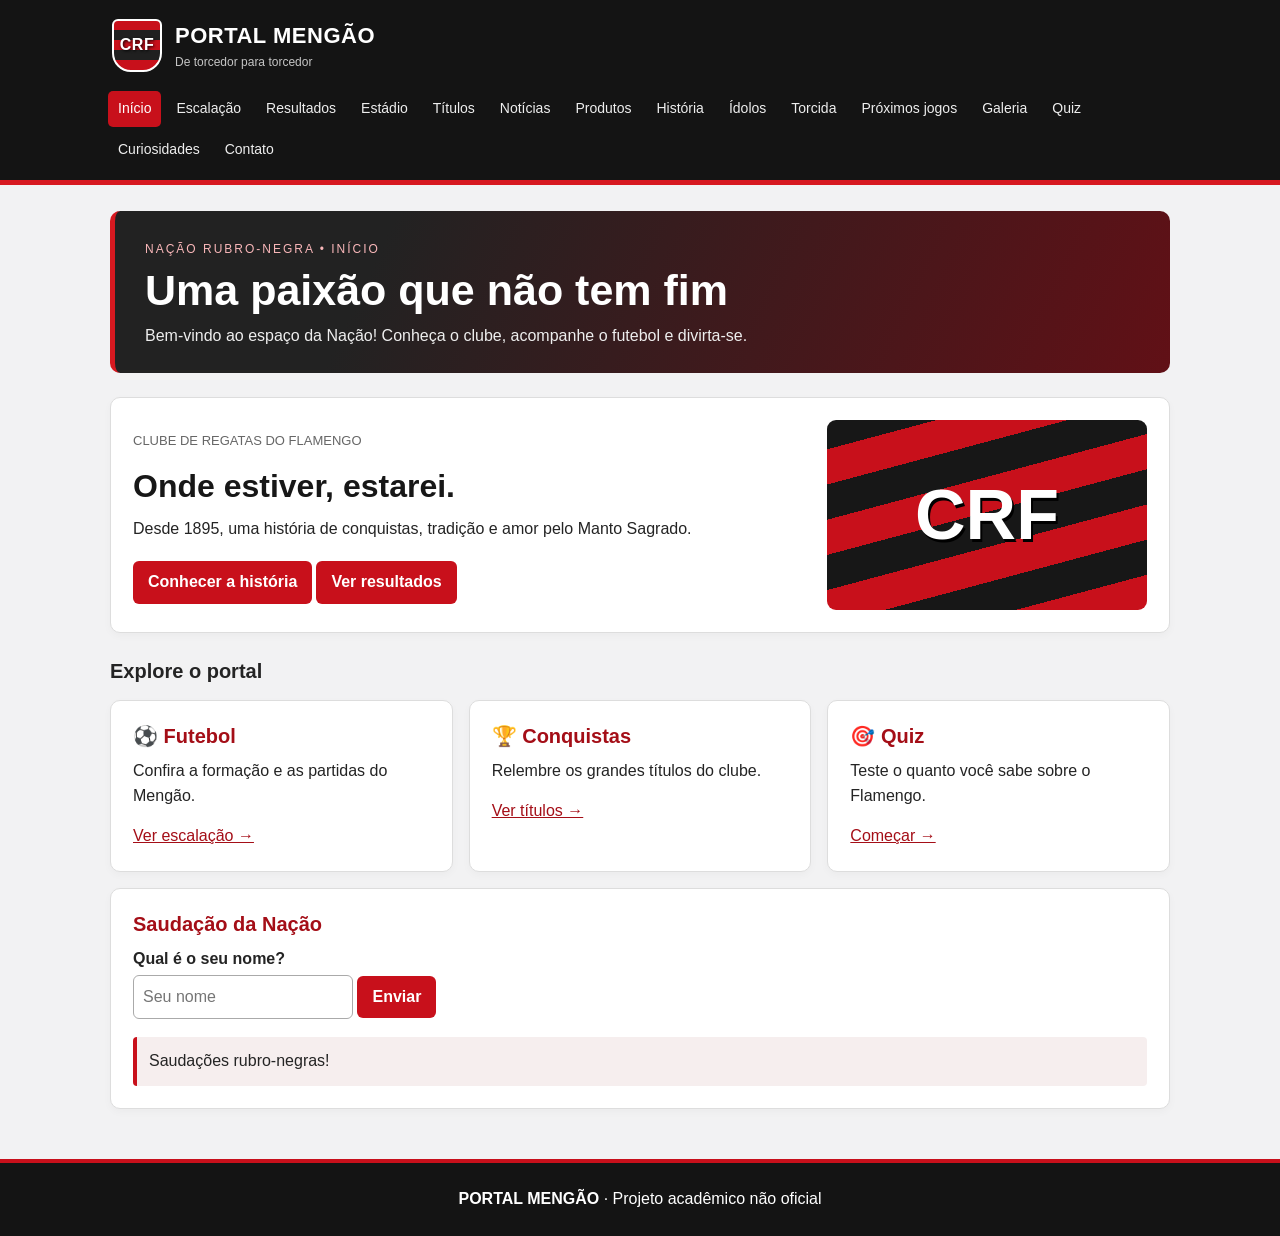
<file: site-flamengo/index.html>
<!DOCTYPE html>
<html lang="pt-BR">
<head>
  <meta charset="UTF-8">
  <meta name="viewport" content="width=device-width, initial-scale=1.0">
  <title>Início | Portal Mengão</title>
  <link rel="stylesheet" href="style.css">
  <style>
    .intro { border-left: 5px solid #d71920; }
    .hero { display:flex; align-items:center; justify-content:space-between; gap:20px; flex-wrap:wrap; }
    .hero h2 {font-size:32px;color:#171717;} .bandeira { flex:1; min-width:180px; max-width:320px; height:190px; border-radius:9px; display:grid; place-items:center; background:repeating-linear-gradient(-15deg,#c8101b 0 34px,#171717 34px 68px); color:white; font-size:70px; font-weight:900; text-shadow:2px 3px #000; }
  </style>
</head>
<body>
  <header>
    <a class="marca" href="index.html"><span class="escudo">CRF</span><span>PORTAL MENGÃO<small>De torcedor para torcedor</small></span></a>
    <nav aria-label="Menu principal">
      <a href="index.html" class="ativo" aria-current="page">Início</a>
      <a href="escalacao.html">Escalação</a>
      <a href="resultados.html">Resultados</a>
      <a href="estadio.html">Estádio</a>
      <a href="titulos.html">Títulos</a>
      <a href="noticias.html">Notícias</a>
      <a href="produtos.html">Produtos</a>
      <a href="historia.html">História</a>
      <a href="idolos.html">Ídolos</a>
      <a href="torcida.html">Torcida</a>
      <a href="agenda.html">Próximos jogos</a>
      <a href="galeria.html">Galeria</a>
      <a href="quiz.html">Quiz</a>
      <a href="curiosidades.html">Curiosidades</a>
      <a href="contato.html">Contato</a>
    </nav>
  </header>
  <main>
    <section class="intro">
      <span style="color: #f9b7b9; font-size: 12px; letter-spacing: 2px;">NAÇÃO RUBRO-NEGRA • INÍCIO</span>
      <h1>Uma paixão que não tem fim</h1>
      <p>Bem-vindo ao espaço da Nação! Conheça o clube, acompanhe o futebol e divirta-se.</p>
    </section>
    <div class="hero card"><div><p class="nota">CLUBE DE REGATAS DO FLAMENGO</p><h2>Onde estiver, estarei.</h2><p>Desde 1895, uma história de conquistas, tradição e amor pelo Manto Sagrado.</p><a class="botao" href="historia.html">Conhecer a história</a><a class="botao" href="resultados.html">Ver resultados</a></div><div class="bandeira" aria-label="Ilustração rubro-negra">CRF</div></div>
<h2 style="margin-top:25px">Explore o portal</h2>
<div class="grid"><article class="card">
  <h2>⚽ Futebol</h2>
  <p>Confira a formação e as partidas do Mengão.</p>
  <a href="escalacao.html">Ver escalação →</a>
</article><article class="card"><h2>🏆 Conquistas</h2>
  <p>Relembre os grandes títulos do clube.</p>
  <a href="titulos.html">Ver títulos →</a>
</article><article class="card">
  <h2>🎯 Quiz</h2><p>Teste o quanto você sabe sobre o Flamengo.</p>
  <a href="quiz.html">Começar →</a></article>
</div><section class="card"><h2>Saudação da Nação</h2><label for="nome">Qual é o seu nome?</label>
  <input id="nome" placeholder="Seu nome">
   <button type="button" onclick="saudar()">Enviar</button>
   <p id="mensagem" aria-live="polite">Saudações rubro-negras!</p>
  </section>
  </main>
  <footer><strong>PORTAL MENGÃO</strong> · Projeto acadêmico não oficial<br></footer>
  <script>
    function saudar() {
      const nome = document.getElementById('nome').value.trim();
      document.getElementById('mensagem').textContent = nome ? 'Bem-vindo à Nação, ' + nome + '! SRN!' : 'Digite seu nome primeiro.';
    }
  </script>
</body>
</html>
</file>
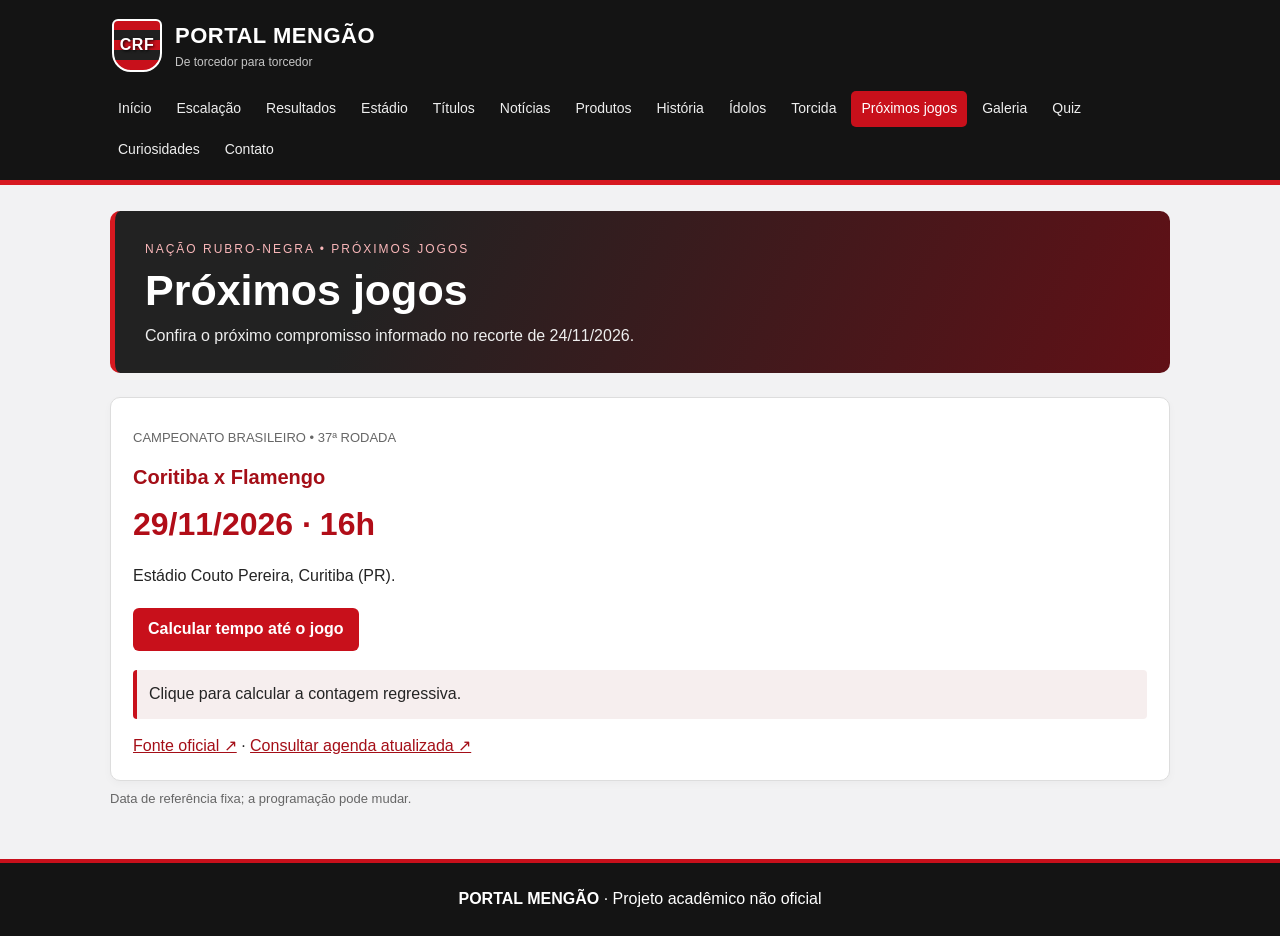
<file: site-flamengo/agenda.html>
<!DOCTYPE html>
<html lang="pt-BR">
<head>
  <meta charset="UTF-8">
  <meta name="viewport" content="width=device-width, initial-scale=1.0">
  <title>Próximos jogos | Portal Mengão</title>
  <link rel="stylesheet" href="style.css">
  <style>
    .intro { border-left: 5px solid #d71920; }
    
  </style>
</head>
<body>
  <header>
    <a class="marca" href="index.html"><span class="escudo">CRF</span><span>PORTAL MENGÃO<small>De torcedor para torcedor</small></span></a>
    <nav aria-label="Menu principal">
      <a href="index.html">Início</a>
      <a href="escalacao.html">Escalação</a>
      <a href="resultados.html">Resultados</a>
      <a href="estadio.html">Estádio</a>
      <a href="titulos.html">Títulos</a>
      <a href="noticias.html">Notícias</a>
      <a href="produtos.html">Produtos</a>
      <a href="historia.html">História</a>
      <a href="idolos.html">Ídolos</a>
      <a href="torcida.html">Torcida</a>
      <a href="agenda.html" class="ativo" aria-current="page">Próximos jogos</a>
      <a href="galeria.html">Galeria</a>
      <a href="quiz.html">Quiz</a>
      <a href="curiosidades.html">Curiosidades</a>
      <a href="contato.html">Contato</a>
    </nav>
  </header>
  <main>
    <section class="intro">
      <span style="color: #f9b7b9; font-size: 12px; letter-spacing: 2px;">NAÇÃO RUBRO-NEGRA • PRÓXIMOS JOGOS</span>
      <h1>Próximos jogos</h1>
      <p>Confira o próximo compromisso informado no recorte de 24/11/2026.</p>
    </section>
    <section class="card"><p class="nota">CAMPEONATO BRASILEIRO • 37ª RODADA</p><h2>Coritiba x Flamengo</h2><p class="destaque">29/11/2026 · 16h</p><p>Estádio Couto Pereira, Curitiba (PR).</p><button onclick="contagem()">Calcular tempo até o jogo</button><p id="mensagem" aria-live="polite">Clique para calcular a contagem regressiva.</p><p><a href="https://www.flamengo.com.br/noticias/futebol/decacampeao-brasileiro-flamengo-empata-com-o-palmeiras-e-conquista-o-titulo-nacional-em-sao-paulo" target="_blank" rel="noopener noreferrer">Fonte oficial ↗</a> · <a href="https://www.flamengo.com.br/" target="_blank" rel="noopener noreferrer">Consultar agenda atualizada ↗</a></p></section><p class="nota">Data de referência fixa; a programação pode mudar.</p>
  </main>
  <footer><strong>PORTAL MENGÃO</strong> · Projeto acadêmico não oficial<br></footer>
  <script>
    function contagem() {
      const jogo = new Date('2026-11-29T16:00:00-03:00');
      const diferenca = jogo.getTime() - Date.now();
      const saida = document.getElementById('mensagem');
      if (diferenca <= 0) { saida.textContent = 'A data desta partida já chegou ou passou.'; return; }
      const dias = Math.floor(diferenca / 86400000);
      const horas = Math.floor(diferenca / 3600000) % 24;
      const minutos = Math.floor(diferenca / 60000) % 60;
      saida.textContent = 'Faltam ' + dias + ' dias, ' + horas + ' horas e ' + minutos + ' minutos.';
    }
  </script>
</body>
</html>
</file>
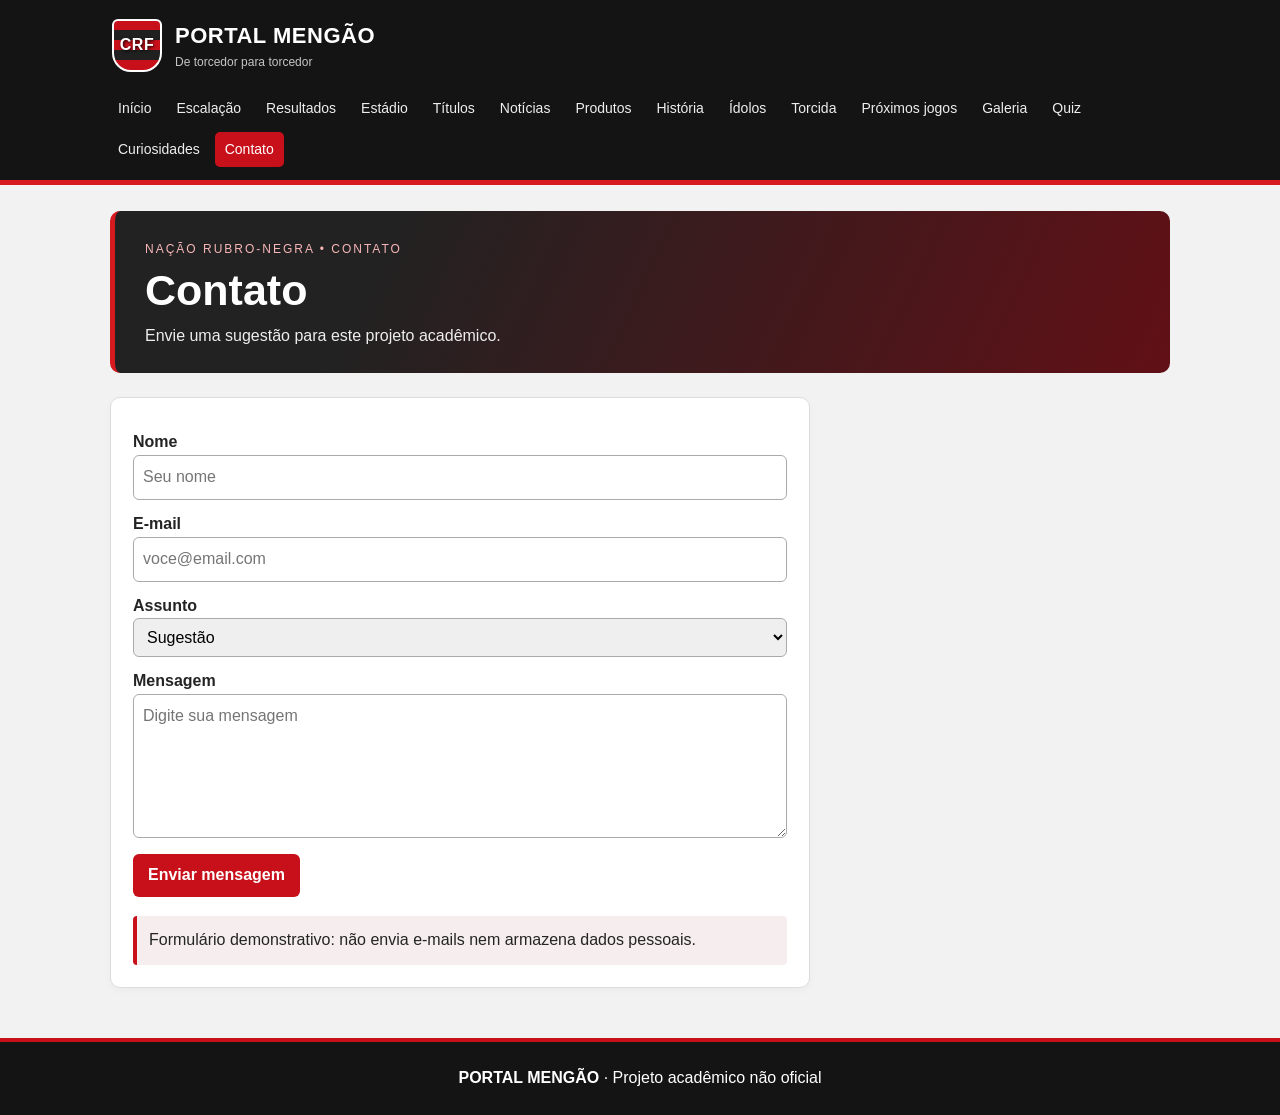
<file: site-flamengo/contato.html>
<!DOCTYPE html>
<html lang="pt-BR">
<head>
  <meta charset="UTF-8">
  <meta name="viewport" content="width=device-width, initial-scale=1.0">
  <title>Contato | Portal Mengão</title>
  <link rel="stylesheet" href="style.css">
  <style>
    .intro { border-left: 5px solid #d71920; }
    #formulario {max-width:700px;} #formulario input,#formulario select,#formulario textarea {display:block;width:100%;margin-bottom:12px;}
  </style>
</head>
<body>
  <header>
    <a class="marca" href="index.html"><span class="escudo">CRF</span><span>PORTAL MENGÃO<small>De torcedor para torcedor</small></span></a>
    <nav aria-label="Menu principal">
      <a href="index.html">Início</a>
      <a href="escalacao.html">Escalação</a>
      <a href="resultados.html">Resultados</a>
      <a href="estadio.html">Estádio</a>
      <a href="titulos.html">Títulos</a>
      <a href="noticias.html">Notícias</a>
      <a href="produtos.html">Produtos</a>
      <a href="historia.html">História</a>
      <a href="idolos.html">Ídolos</a>
      <a href="torcida.html">Torcida</a>
      <a href="agenda.html">Próximos jogos</a>
      <a href="galeria.html">Galeria</a>
      <a href="quiz.html">Quiz</a>
      <a href="curiosidades.html">Curiosidades</a>
      <a href="contato.html" class="ativo" aria-current="page">Contato</a>
    </nav>
  </header>
  <main>
    <section class="intro">
      <span style="color: #f9b7b9; font-size: 12px; letter-spacing: 2px;">NAÇÃO RUBRO-NEGRA • CONTATO</span>
      <h1>Contato</h1>
      <p>Envie uma sugestão para este projeto acadêmico.</p>
    </section>
    <form class="card" id="formulario" onsubmit="enviar(event)"><label for="nome">Nome</label><input id="nome" required maxlength="80" placeholder="Seu nome"><label for="email">E-mail</label><input id="email" type="email" required placeholder="voce@email.com"><label for="assunto">Assunto</label><select id="assunto"><option>Sugestão</option><option>Elogio</option><option>Correção</option></select><label for="texto">Mensagem</label><textarea id="texto" rows="5" required maxlength="500" placeholder="Digite sua mensagem"></textarea><button type="submit">Enviar mensagem</button><p id="mensagem" aria-live="polite">Formulário demonstrativo: não envia e-mails nem armazena dados pessoais.</p></form>
  </main>
  <footer><strong>PORTAL MENGÃO</strong> · Projeto acadêmico não oficial<br></footer>
  <script>
    function enviar(evento) {
      evento.preventDefault();
      const nome = document.getElementById('nome').value.trim();
      const texto = document.getElementById('texto').value.trim();
      if (!nome || !texto) {
        document.getElementById('mensagem').textContent = 'Preencha nome e mensagem.';
        return;
      }
      document.getElementById('mensagem').textContent = 'Obrigado, ' + nome + '! O formulário foi validado. Esta é uma simulação, sem envio real.';
      document.getElementById('formulario').reset();
    }
  </script>
</body>
</html>
</file>
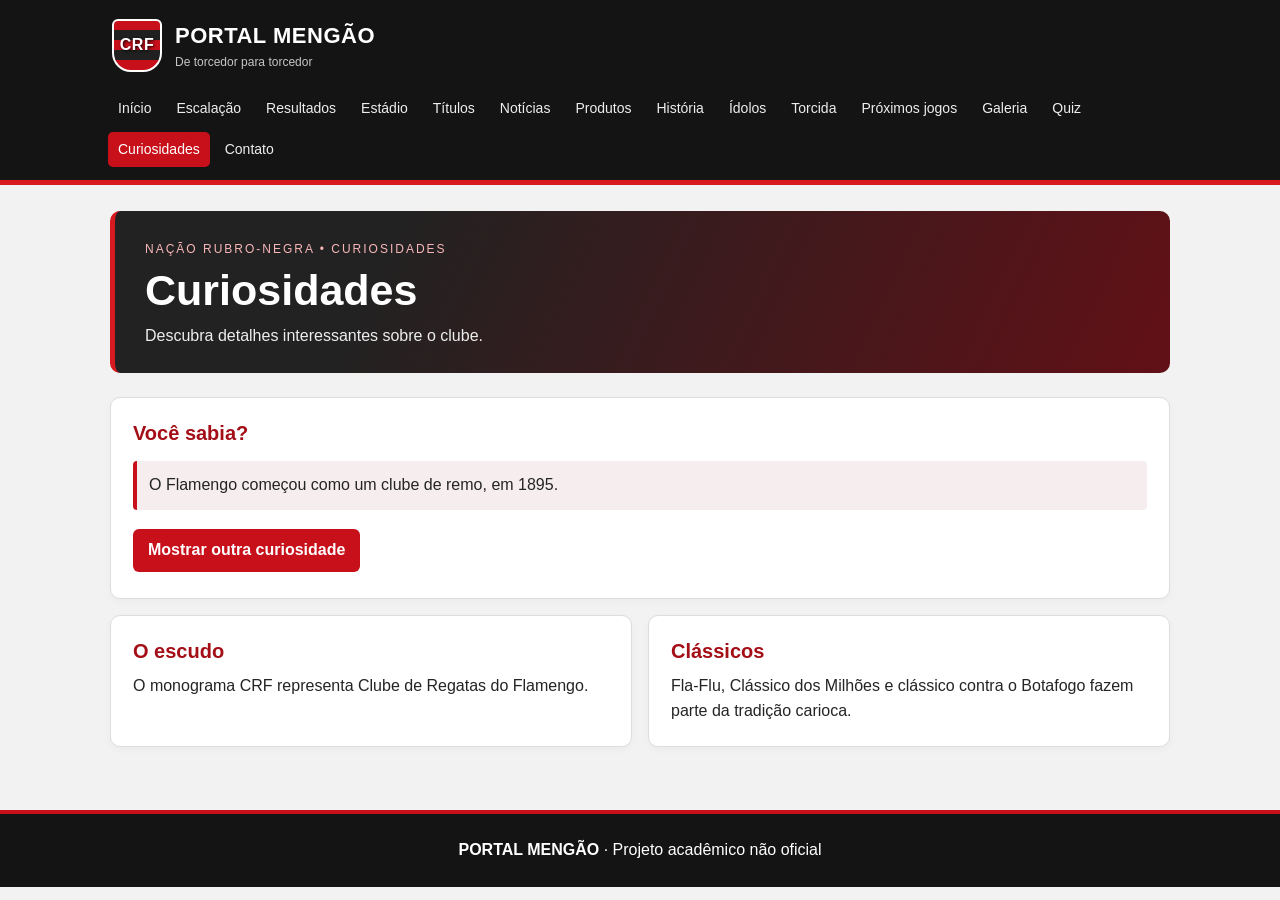
<file: site-flamengo/curiosidades.html>
<!DOCTYPE html>
<html lang="pt-BR">
<head>
  <meta charset="UTF-8">
  <meta name="viewport" content="width=device-width, initial-scale=1.0">
  <title>Curiosidades | Portal Mengão</title>
  <link rel="stylesheet" href="style.css">
  <style>
    .intro { border-left: 5px solid #d71920; }
    
  </style>
</head>
<body>
  <header>
    <a class="marca" href="index.html"><span class="escudo">CRF</span><span>PORTAL MENGÃO<small>De torcedor para torcedor</small></span></a>
    <nav aria-label="Menu principal">
      <a href="index.html">Início</a>
      <a href="escalacao.html">Escalação</a>
      <a href="resultados.html">Resultados</a>
      <a href="estadio.html">Estádio</a>
      <a href="titulos.html">Títulos</a>
      <a href="noticias.html">Notícias</a>
      <a href="produtos.html">Produtos</a>
      <a href="historia.html">História</a>
      <a href="idolos.html">Ídolos</a>
      <a href="torcida.html">Torcida</a>
      <a href="agenda.html">Próximos jogos</a>
      <a href="galeria.html">Galeria</a>
      <a href="quiz.html">Quiz</a>
      <a href="curiosidades.html" class="ativo" aria-current="page">Curiosidades</a>
      <a href="contato.html">Contato</a>
    </nav>
  </header>
  <main>
    <section class="intro">
      <span style="color: #f9b7b9; font-size: 12px; letter-spacing: 2px;">NAÇÃO RUBRO-NEGRA • CURIOSIDADES</span>
      <h1>Curiosidades</h1>
      <p>Descubra detalhes interessantes sobre o clube.</p>
    </section>
    <section class="card"><h2>Você sabia?</h2><p id="mensagem" aria-live="polite">O Flamengo começou como um clube de remo, em 1895.</p><button onclick="sortear()">Mostrar outra curiosidade</button></section><div class="grid"><article class="card"><h2>O escudo</h2><p>O monograma CRF representa Clube de Regatas do Flamengo.</p></article><article class="card"><h2>Clássicos</h2><p>Fla-Flu, Clássico dos Milhões e clássico contra o Botafogo fazem parte da tradição carioca.</p></article></div>
  </main>
  <footer><strong>PORTAL MENGÃO</strong> · Projeto acadêmico não oficial<br></footer>
  <script>
    const fatos = ['O Flamengo começou como um clube de remo, em 1895.', 'O futebol rubro-negro começou a disputar partidas em 1912.', 'O Mundial de 1981 foi conquistado contra o Liverpool.', 'Zico ficou conhecido como o Galinho de Quintino.', 'O Fla-Flu é o clássico contra o Fluminense.'];
    let atual = 0;
    function sortear() {
      atual = (atual + 1 + Math.floor(Math.random() * (fatos.length - 1))) % fatos.length;
      document.getElementById('mensagem').textContent = fatos[atual];
    }
  </script>
</body>
</html>
</file>
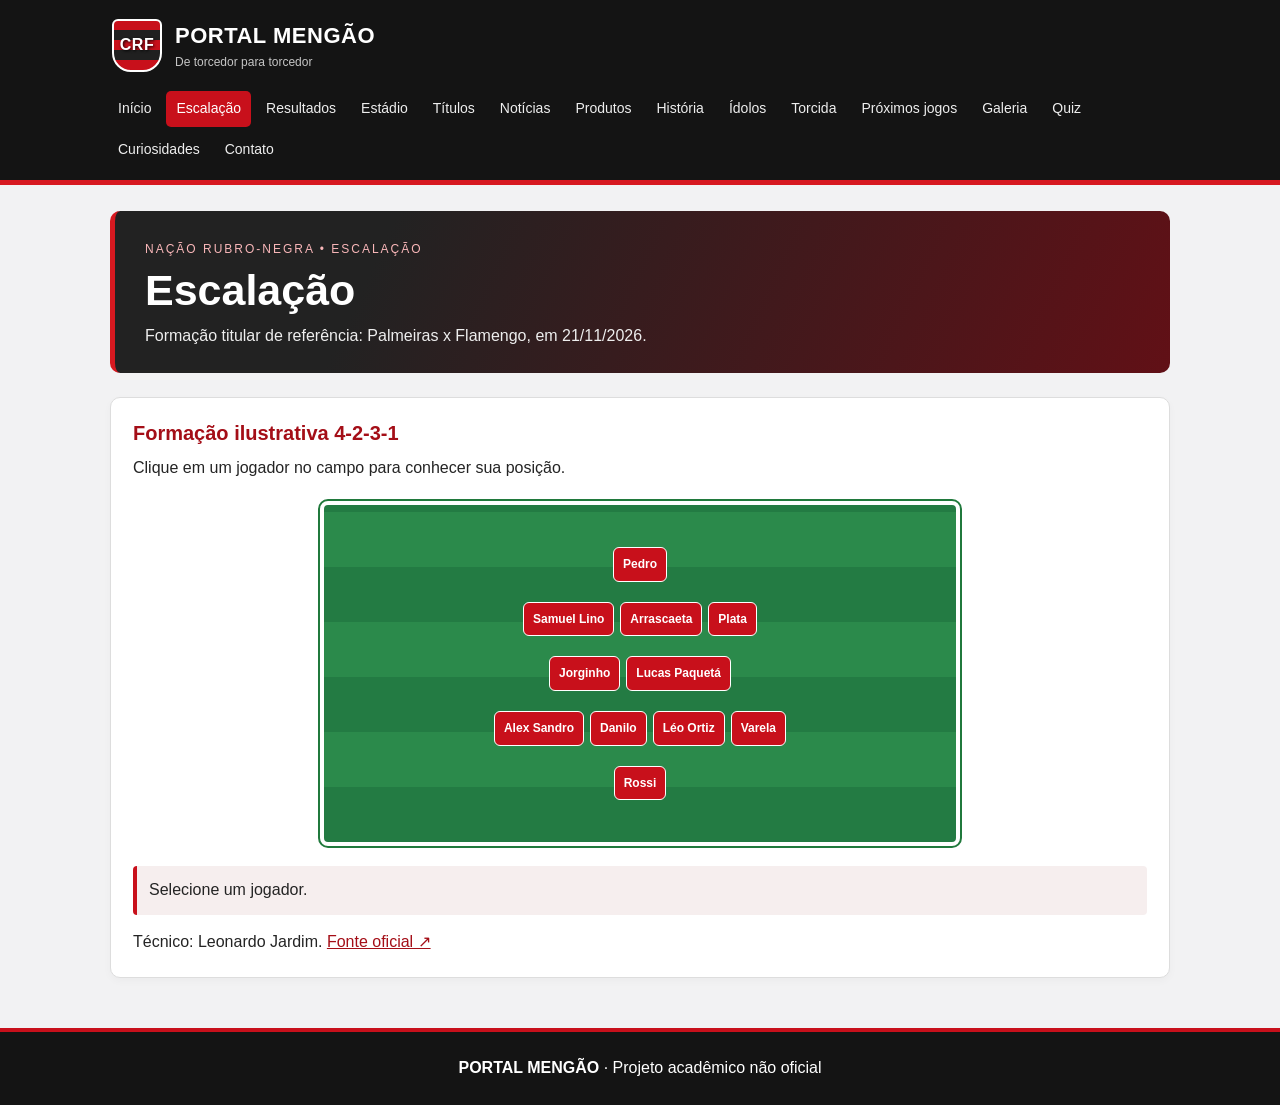
<file: site-flamengo/escalacao.html>
<!DOCTYPE html>
<html lang="pt-BR">
<head>
  <meta charset="UTF-8">
  <meta name="viewport" content="width=device-width, initial-scale=1.0">
  <title>Escalação | Portal Mengão</title>
  <link rel="stylesheet" href="style.css">
  <style>
    .intro { border-left: 5px solid #d71920; }
    .campo { max-width:640px; margin:20px auto; padding:22px 8px; border:4px solid white; outline:2px solid #20793c; border-radius:8px; background:repeating-linear-gradient(0deg,#237b43 0 55px,#2b8a4b 55px 110px); }
    .linha {display:flex;justify-content:center;gap:6px; margin:20px 0;} .linha button {font-size:12px;padding:7px 9px;margin:0;border:1px solid white;}
  </style>
</head>
<body>
  <header>
    <a class="marca" href="index.html"><span class="escudo">CRF</span><span>PORTAL MENGÃO<small>De torcedor para torcedor</small></span></a>
    <nav aria-label="Menu principal">
      <a href="index.html">Início</a>
      <a href="escalacao.html" class="ativo" aria-current="page">Escalação</a>
      <a href="resultados.html">Resultados</a>
      <a href="estadio.html">Estádio</a>
      <a href="titulos.html">Títulos</a>
      <a href="noticias.html">Notícias</a>
      <a href="produtos.html">Produtos</a>
      <a href="historia.html">História</a>
      <a href="idolos.html">Ídolos</a>
      <a href="torcida.html">Torcida</a>
      <a href="agenda.html">Próximos jogos</a>
      <a href="galeria.html">Galeria</a>
      <a href="quiz.html">Quiz</a>
      <a href="curiosidades.html">Curiosidades</a>
      <a href="contato.html">Contato</a>
    </nav>
  </header>
  <main>
    <section class="intro">
      <span style="color: #f9b7b9; font-size: 12px; letter-spacing: 2px;">NAÇÃO RUBRO-NEGRA • ESCALAÇÃO</span>
      <h1>Escalação</h1>
      <p>Formação titular de referência: Palmeiras x Flamengo, em 21/11/2026.</p>
    </section>
    <section class="card"><h2>Formação ilustrativa 4-2-3-1</h2><p>Clique em um jogador no campo para conhecer sua posição.</p><div class="campo"><div class="linha"><button onclick="jogador('Pedro', 'Atacante')" type="button">Pedro</button></div><div class="linha"><button onclick="jogador('Samuel Lino', 'Meia-atacante')" type="button">Samuel Lino</button><button onclick="jogador('Arrascaeta', 'Meia')" type="button">Arrascaeta</button><button onclick="jogador('Plata', 'Meia-atacante')" type="button">Plata</button></div><div class="linha"><button onclick="jogador('Jorginho', 'Volante')" type="button">Jorginho</button><button onclick="jogador('Lucas Paquetá', 'Meia')" type="button">Lucas Paquetá</button></div><div class="linha"><button onclick="jogador('Alex Sandro', 'Lateral')" type="button">Alex Sandro</button><button onclick="jogador('Danilo', 'Zagueiro')" type="button">Danilo</button><button onclick="jogador('Léo Ortiz', 'Zagueiro')" type="button">Léo Ortiz</button><button onclick="jogador('Varela', 'Lateral')" type="button">Varela</button></div><div class="linha"><button onclick="jogador('Rossi', 'Goleiro')" type="button">Rossi</button></div></div><p id="mensagem" aria-live="polite">Selecione um jogador.</p><p>Técnico: Leonardo Jardim. <a href="https://www.flamengo.com.br/noticias/futebol/decacampeao-brasileiro-flamengo-empata-com-o-palmeiras-e-conquista-o-titulo-nacional-em-sao-paulo" target="_blank" rel="noopener noreferrer">Fonte oficial ↗</a></p></section>
  </main>
  <footer><strong>PORTAL MENGÃO</strong> · Projeto acadêmico não oficial<br></footer>
  <script>
    function jogador(nome, posicao) {
      document.getElementById('mensagem').textContent = nome + ' — ' + posicao;
    }
  </script>
</body>
</html>
</file>
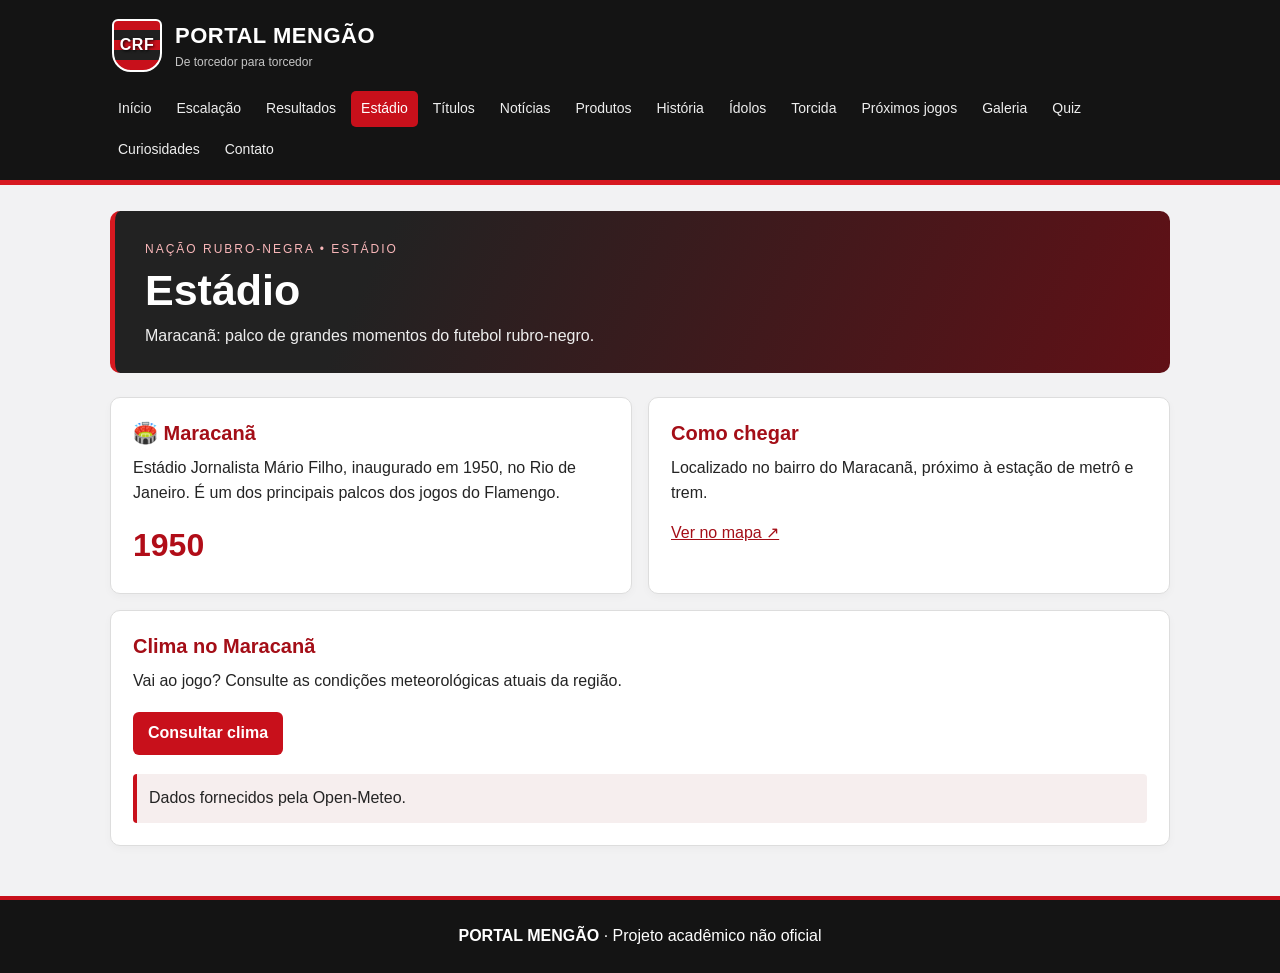
<file: site-flamengo/estadio.html>
<!DOCTYPE html>
<html lang="pt-BR">
<head>
  <meta charset="UTF-8">
  <meta name="viewport" content="width=device-width, initial-scale=1.0">
  <title>Estádio | Portal Mengão</title>
  <link rel="stylesheet" href="style.css">
  <style>
    .intro { border-left: 5px solid #d71920; }
    
  </style>
</head>
<body>
  <header>
    <a class="marca" href="index.html"><span class="escudo">CRF</span><span>PORTAL MENGÃO<small>De torcedor para torcedor</small></span></a>
    <nav aria-label="Menu principal">
      <a href="index.html">Início</a>
      <a href="escalacao.html">Escalação</a>
      <a href="resultados.html">Resultados</a>
      <a href="estadio.html" class="ativo" aria-current="page">Estádio</a>
      <a href="titulos.html">Títulos</a>
      <a href="noticias.html">Notícias</a>
      <a href="produtos.html">Produtos</a>
      <a href="historia.html">História</a>
      <a href="idolos.html">Ídolos</a>
      <a href="torcida.html">Torcida</a>
      <a href="agenda.html">Próximos jogos</a>
      <a href="galeria.html">Galeria</a>
      <a href="quiz.html">Quiz</a>
      <a href="curiosidades.html">Curiosidades</a>
      <a href="contato.html">Contato</a>
    </nav>
  </header>
  <main>
    <section class="intro">
      <span style="color: #f9b7b9; font-size: 12px; letter-spacing: 2px;">NAÇÃO RUBRO-NEGRA • ESTÁDIO</span>
      <h1>Estádio</h1>
      <p>Maracanã: palco de grandes momentos do futebol rubro-negro.</p>
    </section>
    <div class="grid"><article class="card"><h2>🏟️ Maracanã</h2><p>Estádio Jornalista Mário Filho, inaugurado em 1950, no Rio de Janeiro. É um dos principais palcos dos jogos do Flamengo.</p><p class="destaque">1950</p></article><article class="card"><h2>Como chegar</h2><p>Localizado no bairro do Maracanã, próximo à estação de metrô e trem.</p><a href="https://www.google.com/maps/search/?api=1&query=Estadio+Maracana+Rio+de+Janeiro" target="_blank" rel="noopener">Ver no mapa ↗</a></article></div><section class="card"><h2>Clima no Maracanã</h2><p>Vai ao jogo? Consulte as condições meteorológicas atuais da região.</p><button id="buscar" onclick="clima()">Consultar clima</button><div id="mensagem" aria-live="polite">Dados fornecidos pela Open-Meteo.</div></section>
  </main>
  <footer><strong>PORTAL MENGÃO</strong> · Projeto acadêmico não oficial<br></footer>
  <script>
    async function clima() {
      const saida = document.getElementById('mensagem');
      const botao = document.getElementById('buscar');
      botao.disabled = true;
      saida.textContent = 'Consultando clima...';
      try {
        const url = 'https://api.open-meteo.com/v1/forecast?latitude=-22.912&longitude=-43.230&current=temperature_2m,relative_humidity_2m,wind_speed_10m&timezone=America%2FSao_Paulo';
        const resposta = await fetch(url);
        if (!resposta.ok) throw new Error('Erro de conexão');
        const dados = await resposta.json();
        const c = dados.current;
        saida.textContent = 'Temperatura: ' + c.temperature_2m + ' °C | Umidade: ' + c.relative_humidity_2m + '% | Vento: ' + c.wind_speed_10m + ' km/h. Horário local: ' + c.time.replace('T', ' ');
      } catch (erro) {
        saida.textContent = 'Não foi possível consultar o clima. Verifique a internet e tente novamente.';
      } finally { botao.disabled = false; }
    }
  </script>
</body>
</html>
</file>
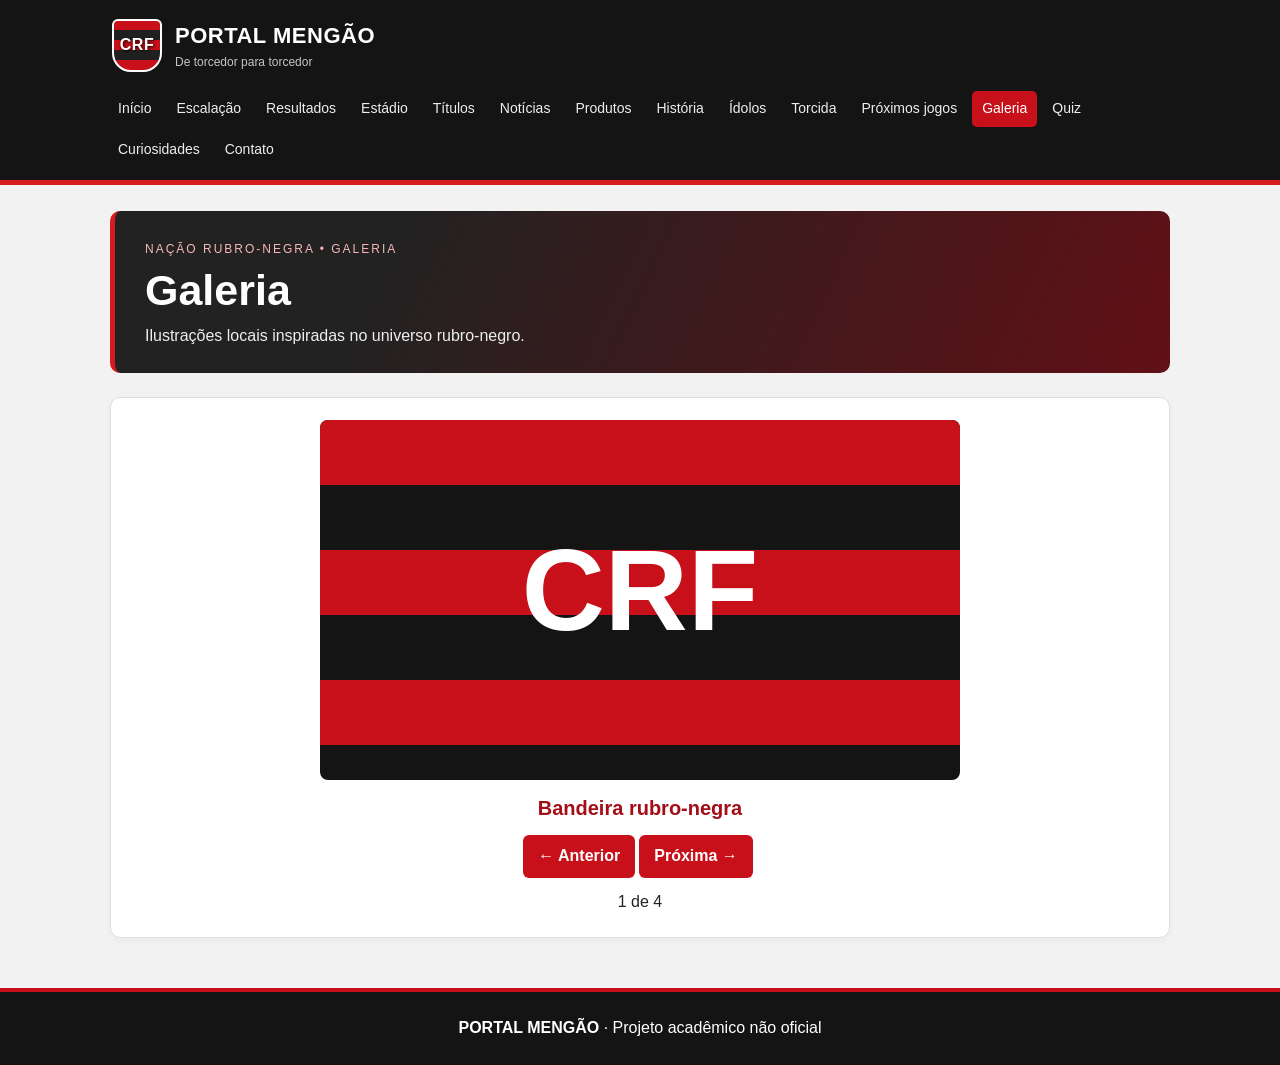
<file: site-flamengo/galeria.html>
<!DOCTYPE html>
<html lang="pt-BR">
<head>
  <meta charset="UTF-8">
  <meta name="viewport" content="width=device-width, initial-scale=1.0">
  <title>Galeria | Portal Mengão</title>
  <link rel="stylesheet" href="style.css">
  <style>
    .intro { border-left: 5px solid #d71920; }
    .galeria{text-align:center;} .galeria img{width:100%;max-width:640px;display:block;margin:0 auto 15px;border-radius:8px;}
  </style>
</head>
<body>
  <header>
    <a class="marca" href="index.html"><span class="escudo">CRF</span><span>PORTAL MENGÃO<small>De torcedor para torcedor</small></span></a>
    <nav aria-label="Menu principal">
      <a href="index.html">Início</a>
      <a href="escalacao.html">Escalação</a>
      <a href="resultados.html">Resultados</a>
      <a href="estadio.html">Estádio</a>
      <a href="titulos.html">Títulos</a>
      <a href="noticias.html">Notícias</a>
      <a href="produtos.html">Produtos</a>
      <a href="historia.html">História</a>
      <a href="idolos.html">Ídolos</a>
      <a href="torcida.html">Torcida</a>
      <a href="agenda.html">Próximos jogos</a>
      <a href="galeria.html" class="ativo" aria-current="page">Galeria</a>
      <a href="quiz.html">Quiz</a>
      <a href="curiosidades.html">Curiosidades</a>
      <a href="contato.html">Contato</a>
    </nav>
  </header>
  <main>
    <section class="intro">
      <span style="color: #f9b7b9; font-size: 12px; letter-spacing: 2px;">NAÇÃO RUBRO-NEGRA • GALERIA</span>
      <h1>Galeria</h1>
      <p>Ilustrações locais inspiradas no universo rubro-negro.</p>
    </section>
    <section class="card galeria"><img id="foto" src="imagens/bandeira.svg" alt="Bandeira rubro-negra"><h2 id="legenda">Bandeira rubro-negra</h2><button onclick="trocar(-1)">← Anterior</button><button onclick="trocar(1)">Próxima →</button><p id="numero" aria-live="polite">1 de 4</p></section>
  </main>
  <footer><strong>PORTAL MENGÃO</strong> · Projeto acadêmico não oficial<br></footer>
  <script>
    const imagens = ['bandeira', 'estadio', 'camisa', 'trofeu'];
    const legendas = ['Bandeira rubro-negra', 'Estádio ilustrado', 'Manto ilustrado', 'Troféu ilustrado'];
    let indice = 0;
    function trocar(direcao) {
      indice = (indice + direcao + imagens.length) % imagens.length;
      const foto = document.getElementById('foto');
      foto.src = 'imagens/' + imagens[indice] + '.svg';
      foto.alt = legendas[indice];
      document.getElementById('legenda').textContent = legendas[indice];
      document.getElementById('numero').textContent = (indice + 1) + ' de ' + imagens.length;
    }
  </script>
</body>
</html>
</file>
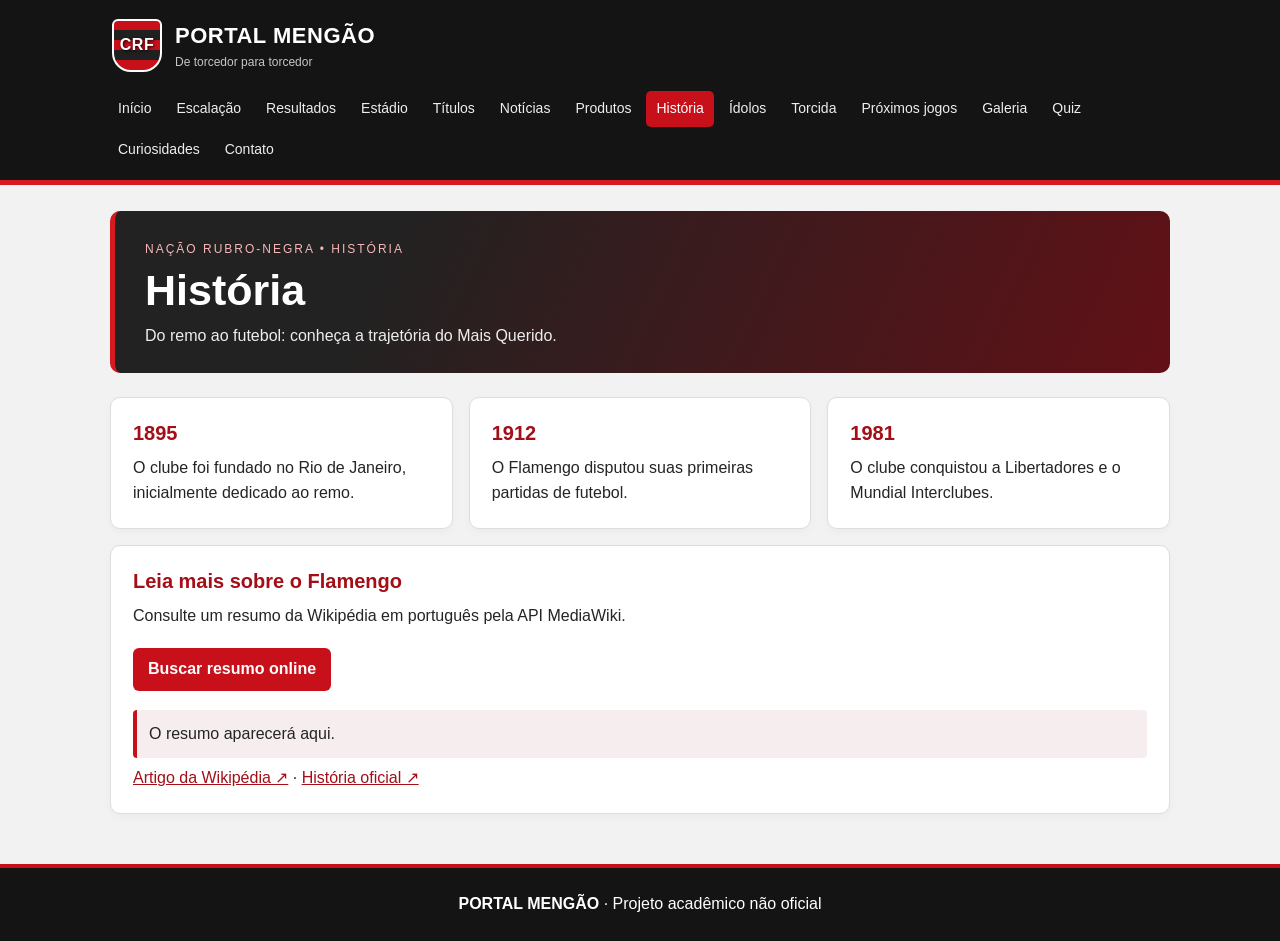
<file: site-flamengo/historia.html>
<!DOCTYPE html>
<html lang="pt-BR">
<head>
  <meta charset="UTF-8">
  <meta name="viewport" content="width=device-width, initial-scale=1.0">
  <title>História | Portal Mengão</title>
  <link rel="stylesheet" href="style.css">
  <style>
    .intro { border-left: 5px solid #d71920; }
    
  </style>
</head>
<body>
  <header>
    <a class="marca" href="index.html"><span class="escudo">CRF</span><span>PORTAL MENGÃO<small>De torcedor para torcedor</small></span></a>
    <nav aria-label="Menu principal">
      <a href="index.html">Início</a>
      <a href="escalacao.html">Escalação</a>
      <a href="resultados.html">Resultados</a>
      <a href="estadio.html">Estádio</a>
      <a href="titulos.html">Títulos</a>
      <a href="noticias.html">Notícias</a>
      <a href="produtos.html">Produtos</a>
      <a href="historia.html" class="ativo" aria-current="page">História</a>
      <a href="idolos.html">Ídolos</a>
      <a href="torcida.html">Torcida</a>
      <a href="agenda.html">Próximos jogos</a>
      <a href="galeria.html">Galeria</a>
      <a href="quiz.html">Quiz</a>
      <a href="curiosidades.html">Curiosidades</a>
      <a href="contato.html">Contato</a>
    </nav>
  </header>
  <main>
    <section class="intro">
      <span style="color: #f9b7b9; font-size: 12px; letter-spacing: 2px;">NAÇÃO RUBRO-NEGRA • HISTÓRIA</span>
      <h1>História</h1>
      <p>Do remo ao futebol: conheça a trajetória do Mais Querido.</p>
    </section>
    <div class="grid"><article class="card"><h2>1895</h2><p>O clube foi fundado no Rio de Janeiro, inicialmente dedicado ao remo.</p></article><article class="card"><h2>1912</h2><p>O Flamengo disputou suas primeiras partidas de futebol.</p></article><article class="card"><h2>1981</h2><p>O clube conquistou a Libertadores e o Mundial Interclubes.</p></article></div><section class="card"><h2>Leia mais sobre o Flamengo</h2><p>Consulte um resumo da Wikipédia em português pela API MediaWiki.</p><button id="buscar" onclick="historia()">Buscar resumo online</button><div id="mensagem" aria-live="polite">O resumo aparecerá aqui.</div><p><a href="https://pt.wikipedia.org/wiki/Clube_de_Regatas_do_Flamengo" target="_blank" rel="noopener noreferrer">Artigo da Wikipédia ↗</a> · <a href="https://prdhub.flamengo.com.br/clube/historia" target="_blank" rel="noopener noreferrer">História oficial ↗</a></p></section>
  </main>
  <footer><strong>PORTAL MENGÃO</strong> · Projeto acadêmico não oficial<br></footer>
  <script>
    async function historia() {
      const saida = document.getElementById('mensagem');
      const botao = document.getElementById('buscar');
      botao.disabled = true;
      saida.textContent = 'Buscando resumo...';
      try {
        const url = 'https://pt.wikipedia.org/w/api.php?action=query&prop=extracts&exintro=1&explaintext=1&redirects=1&format=json&formatversion=2&origin=*&titles=Clube_de_Regatas_do_Flamengo';
        const resposta = await fetch(url);
        if (!resposta.ok) throw new Error('Erro de conexão');
        const dados = await resposta.json();
        const texto = dados.query.pages[0].extract;
        if (!texto) throw new Error('Resumo indisponível');
        saida.textContent = texto;
      } catch (erro) {
        saida.textContent = 'Não foi possível carregar o resumo. Use o link da Wikipédia abaixo ou tente novamente.';
      } finally { botao.disabled = false; }
    }
  </script>
</body>
</html>
</file>
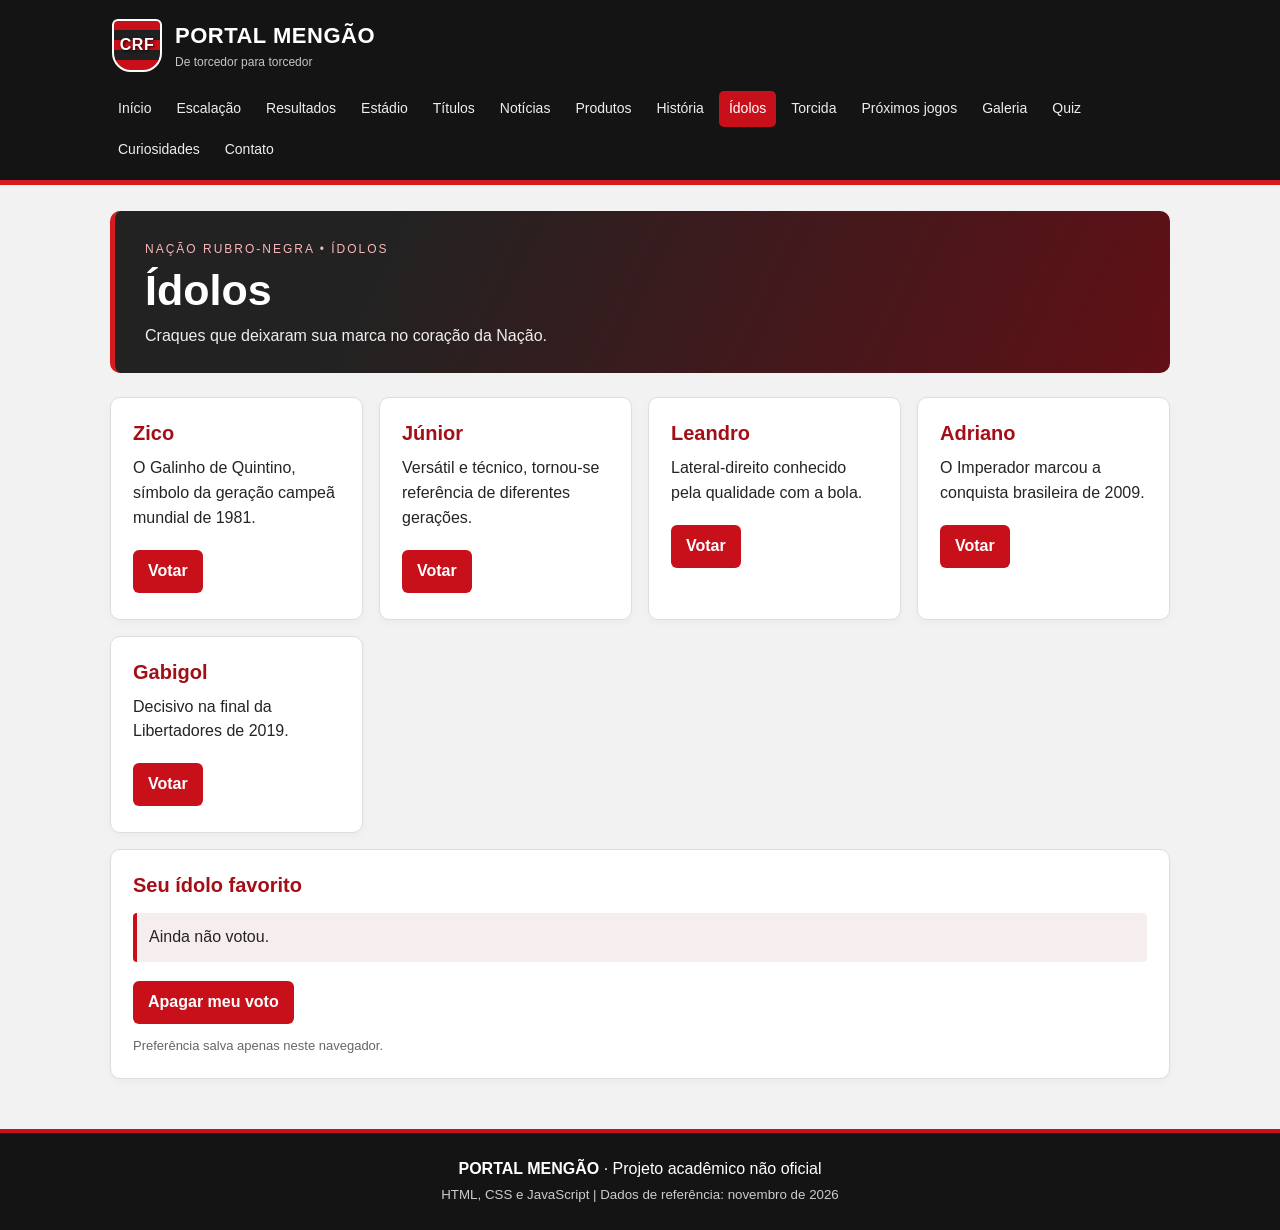
<file: site-flamengo/idolos.html>
<!DOCTYPE html>
<html lang="pt-BR">
<head>
  <meta charset="UTF-8">
  <meta name="viewport" content="width=device-width, initial-scale=1.0">
  <title>Ídolos | Portal Mengão</title>
  <link rel="stylesheet" href="style.css">
  <style>
    .intro { border-left: 5px solid #d71920; }
    
  </style>
</head>
<body>
  <header>
    <a class="marca" href="index.html"><span class="escudo">CRF</span><span>PORTAL MENGÃO<small>De torcedor para torcedor</small></span></a>
    <nav aria-label="Menu principal">
      <a href="index.html">Início</a>
      <a href="escalacao.html">Escalação</a>
      <a href="resultados.html">Resultados</a>
      <a href="estadio.html">Estádio</a>
      <a href="titulos.html">Títulos</a>
      <a href="noticias.html">Notícias</a>
      <a href="produtos.html">Produtos</a>
      <a href="historia.html">História</a>
      <a href="idolos.html" class="ativo" aria-current="page">Ídolos</a>
      <a href="torcida.html">Torcida</a>
      <a href="agenda.html">Próximos jogos</a>
      <a href="galeria.html">Galeria</a>
      <a href="quiz.html">Quiz</a>
      <a href="curiosidades.html">Curiosidades</a>
      <a href="contato.html">Contato</a>
    </nav>
  </header>
  <main>
    <section class="intro">
      <span style="color: #f9b7b9; font-size: 12px; letter-spacing: 2px;">NAÇÃO RUBRO-NEGRA • ÍDOLOS</span>
      <h1>Ídolos</h1>
      <p>Craques que deixaram sua marca no coração da Nação.</p>
    </section>
    <div class="grid"><article class="card"><h2>Zico</h2><p>O Galinho de Quintino, símbolo da geração campeã mundial de 1981.</p><button onclick="votar('Zico')">Votar</button></article><article class="card"><h2>Júnior</h2><p>Versátil e técnico, tornou-se referência de diferentes gerações.</p><button onclick="votar('Júnior')">Votar</button></article><article class="card"><h2>Leandro</h2><p>Lateral-direito conhecido pela qualidade com a bola.</p><button onclick="votar('Leandro')">Votar</button></article><article class="card"><h2>Adriano</h2><p>O Imperador marcou a conquista brasileira de 2009.</p><button onclick="votar('Adriano')">Votar</button></article><article class="card"><h2>Gabigol</h2><p>Decisivo na final da Libertadores de 2019.</p><button onclick="votar('Gabigol')">Votar</button></article></div><section class="card"><h2>Seu ídolo favorito</h2><p id="mensagem" aria-live="polite">Ainda não votou.</p><button onclick="apagar()">Apagar meu voto</button><p class="nota">Preferência salva apenas neste navegador.</p></section>
  </main>
  <footer><strong>PORTAL MENGÃO</strong> · Projeto acadêmico não oficial<br><small>HTML, CSS e JavaScript | Dados de referência: novembro de 2026</small></footer>
  <script>
    const mensagem = document.getElementById('mensagem');
    function votar(nome) {
      mensagem.textContent = 'Seu ídolo favorito: ' + nome;
      try { localStorage.setItem('idoloFlamengo', nome); } catch (erro) { }
    }
    function apagar() {
      try { localStorage.removeItem('idoloFlamengo'); } catch (erro) { }
      mensagem.textContent = 'Ainda não votou.';
    }
    try {
      const salvo = localStorage.getItem('idoloFlamengo');
      if (salvo) mensagem.textContent = 'Seu ídolo favorito: ' + salvo;
    } catch (erro) { }
  </script>
</body>
</html>
</file>
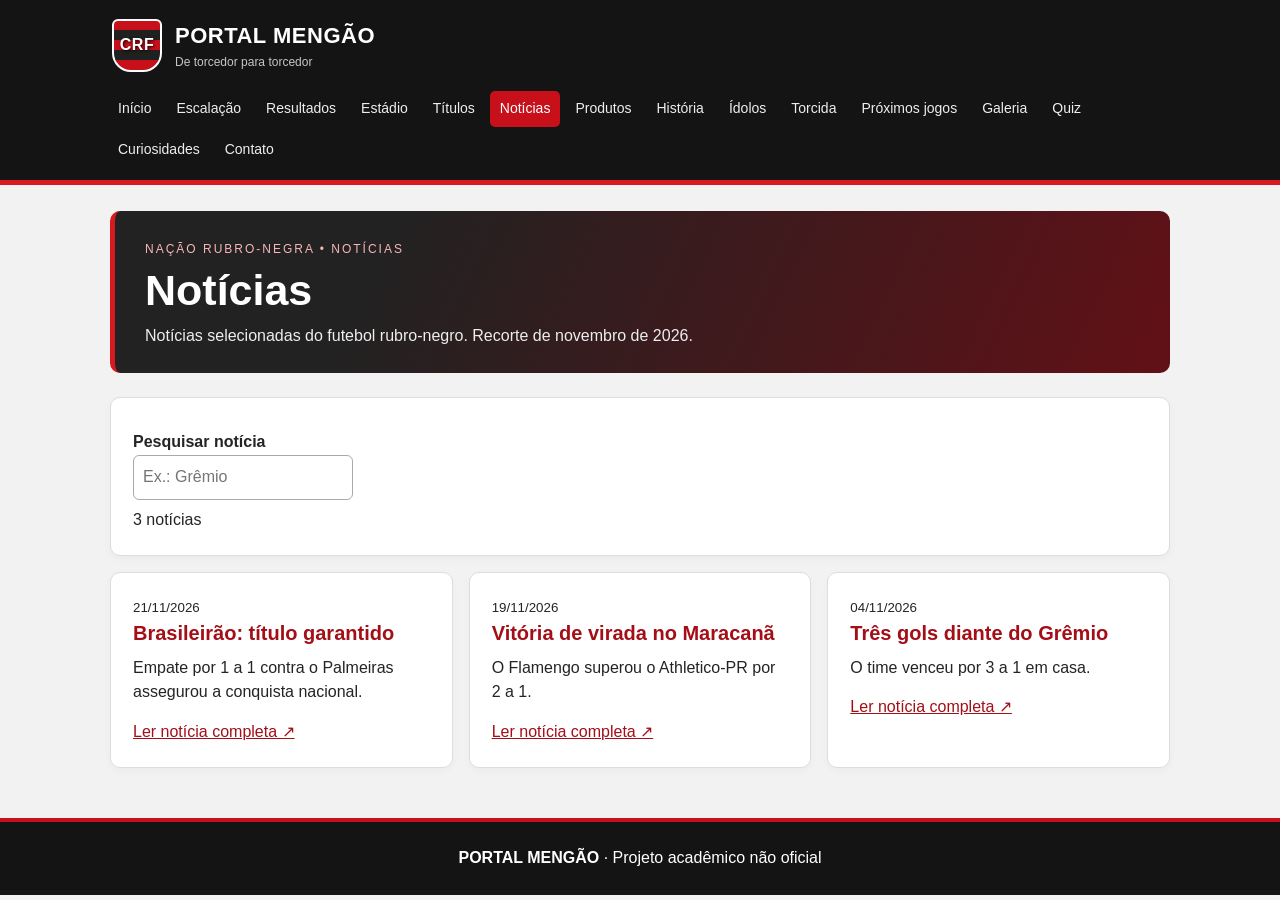
<file: site-flamengo/noticias.html>
<!DOCTYPE html>
<html lang="pt-BR">
<head>
  <meta charset="UTF-8">
  <meta name="viewport" content="width=device-width, initial-scale=1.0">
  <title>Notícias | Portal Mengão</title>
  <link rel="stylesheet" href="style.css">
  <style>
    .intro { border-left: 5px solid #d71920; }
    
  </style>
</head>
<body>
  <header>
    <a class="marca" href="index.html"><span class="escudo">CRF</span><span>PORTAL MENGÃO<small>De torcedor para torcedor</small></span></a>
    <nav aria-label="Menu principal">
      <a href="index.html">Início</a>
      <a href="escalacao.html">Escalação</a>
      <a href="resultados.html">Resultados</a>
      <a href="estadio.html">Estádio</a>
      <a href="titulos.html">Títulos</a>
      <a href="noticias.html" class="ativo" aria-current="page">Notícias</a>
      <a href="produtos.html">Produtos</a>
      <a href="historia.html">História</a>
      <a href="idolos.html">Ídolos</a>
      <a href="torcida.html">Torcida</a>
      <a href="agenda.html">Próximos jogos</a>
      <a href="galeria.html">Galeria</a>
      <a href="quiz.html">Quiz</a>
      <a href="curiosidades.html">Curiosidades</a>
      <a href="contato.html">Contato</a>
    </nav>
  </header>
  <main>
    <section class="intro">
      <span style="color: #f9b7b9; font-size: 12px; letter-spacing: 2px;">NAÇÃO RUBRO-NEGRA • NOTÍCIAS</span>
      <h1>Notícias</h1>
      <p>Notícias selecionadas do futebol rubro-negro. Recorte de novembro de 2026.</p>
    </section>
    <section class="card"><label for="pesquisa">Pesquisar notícia</label><input id="pesquisa" oninput="pesquisar()" placeholder="Ex.: Grêmio"><p id="contador" aria-live="polite">3 notícias</p></section><div class="grid"><article class="card noticia"><small>21/11/2026</small><h2>Brasileirão: título garantido</h2><p>Empate por 1 a 1 contra o Palmeiras assegurou a conquista nacional.</p><a href="https://www.flamengo.com.br/noticias/futebol/decacampeao-brasileiro-flamengo-empata-com-o-palmeiras-e-conquista-o-titulo-nacional-em-sao-paulo" target="_blank" rel="noopener noreferrer">Ler notícia completa ↗</a></article><article class="card noticia"><small>19/11/2026</small><h2>Vitória de virada no Maracanã</h2><p>O Flamengo superou o Athletico-PR por 2 a 1.</p><a href="https://www.flamengo.com.br/noticias/futebol/flamengo-vence-o-athletico-pr-de-virada-no-maracana-e-fica-a-um-empate-do-titulo-brasileiro" target="_blank" rel="noopener noreferrer">Ler notícia completa ↗</a></article><article class="card noticia"><small>04/11/2026</small><h2>Três gols diante do Grêmio</h2><p>O time venceu por 3 a 1 em casa.</p><a href="https://www.flamengo.com.br/noticias/futebol/flamengo-vence-o-gremio-no-maracana-e-amplia-vantagem-na-lideranca-do-brasileirao" target="_blank" rel="noopener noreferrer">Ler notícia completa ↗</a></article></div>
  </main>
  <footer><strong>PORTAL MENGÃO</strong> · Projeto acadêmico não oficial<br></footer>
  <script>
    function pesquisar() {
      const termo = document.getElementById('pesquisa').value.toLowerCase();
      let total = 0;
      document.querySelectorAll('.noticia').forEach(n => {
        n.hidden = !n.textContent.toLowerCase().includes(termo);
        if (!n.hidden) total++;
      });
      document.getElementById('contador').textContent = total + ' notícia(s) encontrada(s)';
    }
  </script>
</body>
</html>
</file>
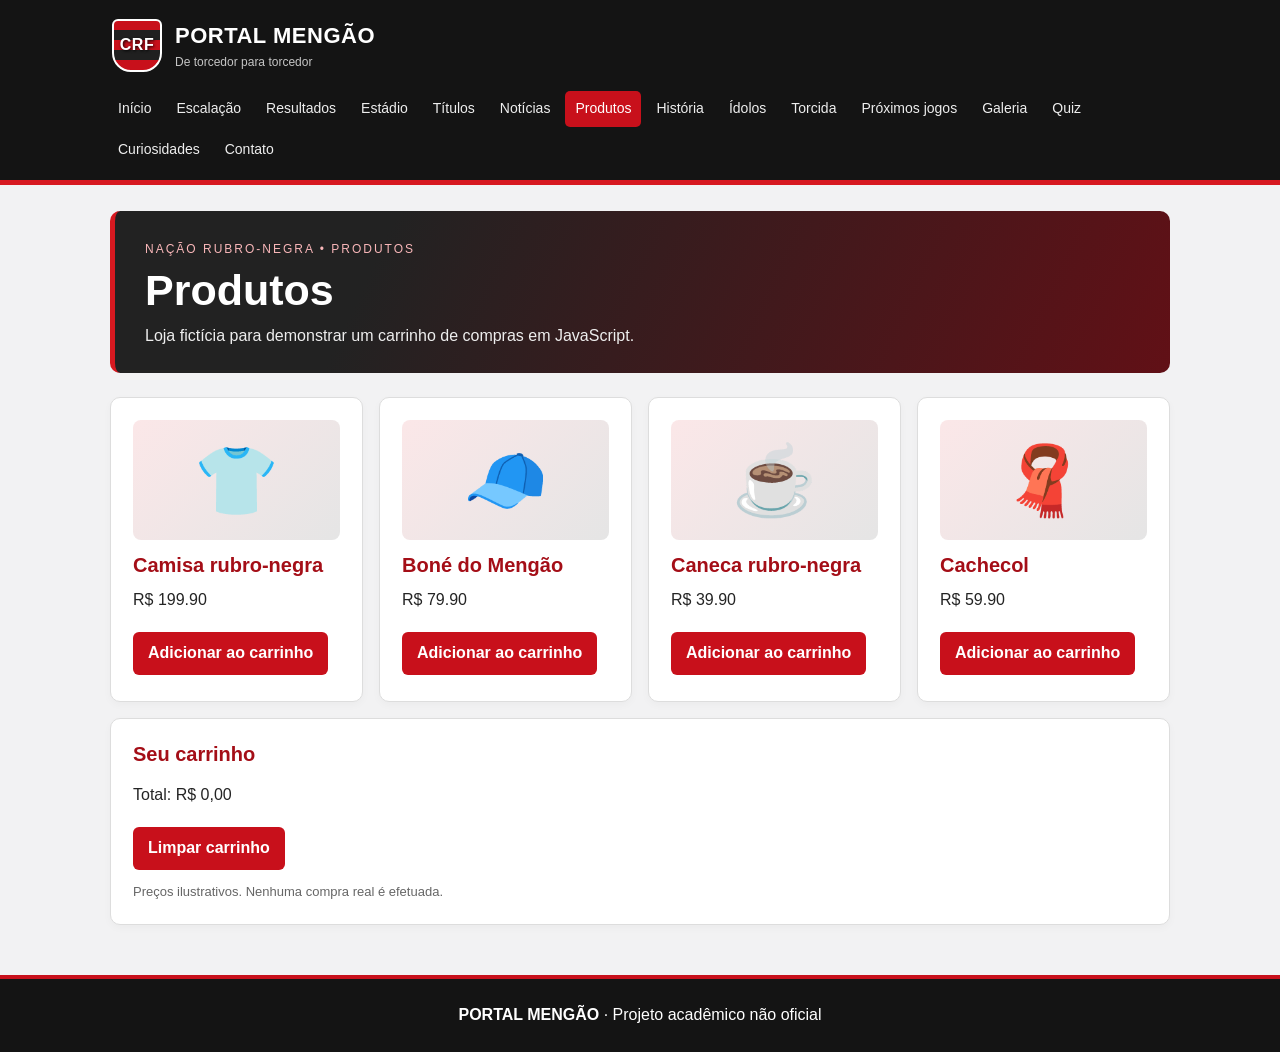
<file: site-flamengo/produtos.html>
<!DOCTYPE html>
<html lang="pt-BR">
<head>
  <meta charset="UTF-8">
  <meta name="viewport" content="width=device-width, initial-scale=1.0">
  <title>Produtos | Portal Mengão</title>
  <link rel="stylesheet" href="style.css">
  <style>
    .intro { border-left: 5px solid #d71920; }
    .produto {display:grid;place-items:center;font-size:68px;background:linear-gradient(135deg,#fbe7e8,#e5e5e5);border-radius:8px;height:120px;margin-bottom:12px;}
  </style>
</head>
<body>
  <header>
    <a class="marca" href="index.html"><span class="escudo">CRF</span><span>PORTAL MENGÃO<small>De torcedor para torcedor</small></span></a>
    <nav aria-label="Menu principal">
      <a href="index.html">Início</a>
      <a href="escalacao.html">Escalação</a>
      <a href="resultados.html">Resultados</a>
      <a href="estadio.html">Estádio</a>
      <a href="titulos.html">Títulos</a>
      <a href="noticias.html">Notícias</a>
      <a href="produtos.html" class="ativo" aria-current="page">Produtos</a>
      <a href="historia.html">História</a>
      <a href="idolos.html">Ídolos</a>
      <a href="torcida.html">Torcida</a>
      <a href="agenda.html">Próximos jogos</a>
      <a href="galeria.html">Galeria</a>
      <a href="quiz.html">Quiz</a>
      <a href="curiosidades.html">Curiosidades</a>
      <a href="contato.html">Contato</a>
    </nav>
  </header>
  <main>
    <section class="intro">
      <span style="color: #f9b7b9; font-size: 12px; letter-spacing: 2px;">NAÇÃO RUBRO-NEGRA • PRODUTOS</span>
      <h1>Produtos</h1>
      <p>Loja fictícia para demonstrar um carrinho de compras em JavaScript.</p>
    </section>
    <div class="grid"><article class="card"><div class="produto">👕</div><h2>Camisa rubro-negra</h2><p>R$ 199.90</p><button onclick="adicionar('Camisa rubro-negra', 199.9)">Adicionar ao carrinho</button></article><article class="card"><div class="produto">🧢</div><h2>Boné do Mengão</h2><p>R$ 79.90</p><button onclick="adicionar('Boné do Mengão', 79.9)">Adicionar ao carrinho</button></article><article class="card"><div class="produto">☕</div><h2>Caneca rubro-negra</h2><p>R$ 39.90</p><button onclick="adicionar('Caneca rubro-negra', 39.9)">Adicionar ao carrinho</button></article><article class="card"><div class="produto">🧣</div><h2>Cachecol</h2><p>R$ 59.90</p><button onclick="adicionar('Cachecol', 59.9)">Adicionar ao carrinho</button></article></div><section class="card"><h2>Seu carrinho</h2><ul id="carrinho"></ul><p id="total">Total: R$ 0,00</p><button onclick="limpar()">Limpar carrinho</button><p class="nota">Preços ilustrativos. Nenhuma compra real é efetuada.</p></section>
  </main>
  <footer><strong>PORTAL MENGÃO</strong> · Projeto acadêmico não oficial<br></footer>
  <script>
    let itens = [];
    function adicionar(nome, preco) {
      itens.push({nome: nome, preco: preco});
      mostrarCarrinho();
    }
    function mostrarCarrinho() {
      const lista = document.getElementById('carrinho');
      lista.textContent = '';
      let total = 0;
      itens.forEach(item => {
        const li = document.createElement('li');
        li.textContent = item.nome + ' — ' + item.preco.toLocaleString('pt-BR', {style:'currency',currency:'BRL'});
        lista.appendChild(li);
        total += item.preco;
      });
      document.getElementById('total').textContent = 'Total: ' + total.toLocaleString('pt-BR', {style:'currency',currency:'BRL'});
    }
    function limpar() { itens = []; mostrarCarrinho(); }
  </script>
</body>
</html>
</file>
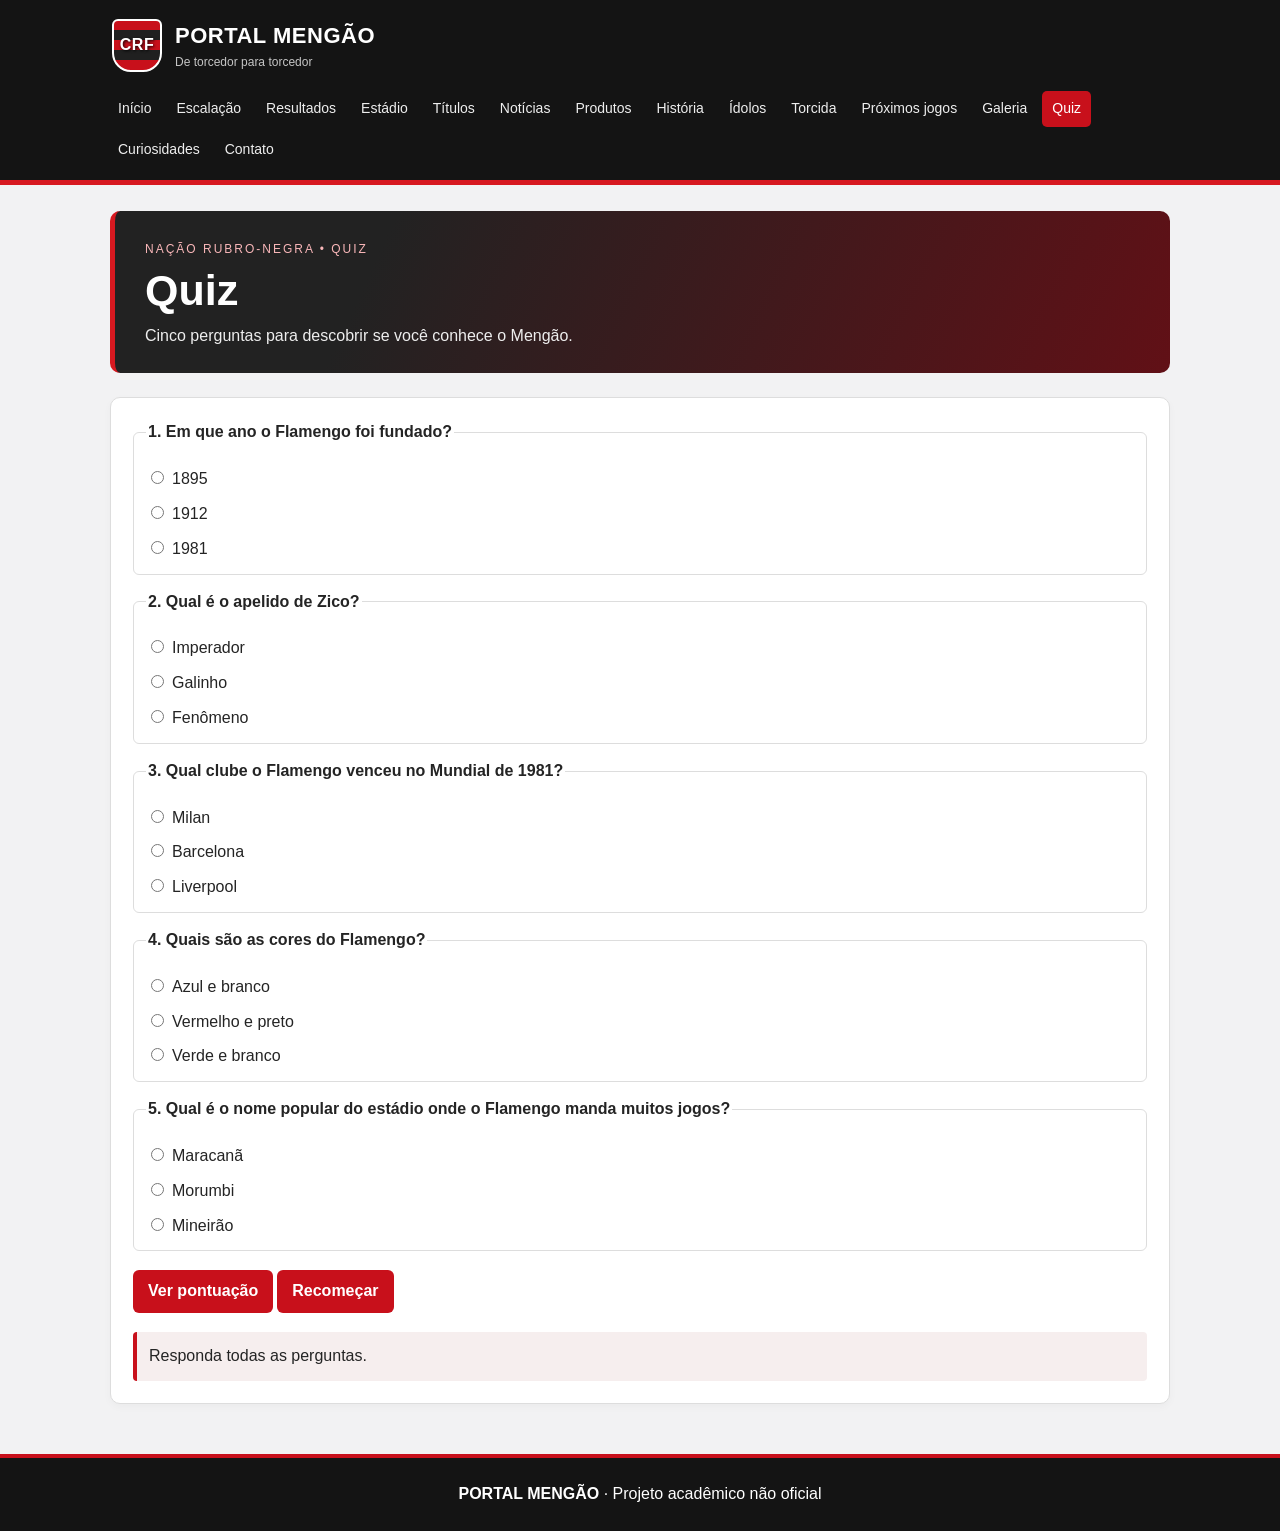
<file: site-flamengo/quiz.html>
<!DOCTYPE html>
<html lang="pt-BR">
<head>
  <meta charset="UTF-8">
  <meta name="viewport" content="width=device-width, initial-scale=1.0">
  <title>Quiz | Portal Mengão</title>
  <link rel="stylesheet" href="style.css">
  <style>
    .intro { border-left: 5px solid #d71920; }
    fieldset{border:1px solid #ddd;border-radius:6px;margin:0 0 15px;padding:12px;} legend{font-weight:bold;} fieldset label{font-weight:normal;}
  </style>
</head>
<body>
  <header>
    <a class="marca" href="index.html"><span class="escudo">CRF</span><span>PORTAL MENGÃO<small>De torcedor para torcedor</small></span></a>
    <nav aria-label="Menu principal">
      <a href="index.html">Início</a>
      <a href="escalacao.html">Escalação</a>
      <a href="resultados.html">Resultados</a>
      <a href="estadio.html">Estádio</a>
      <a href="titulos.html">Títulos</a>
      <a href="noticias.html">Notícias</a>
      <a href="produtos.html">Produtos</a>
      <a href="historia.html">História</a>
      <a href="idolos.html">Ídolos</a>
      <a href="torcida.html">Torcida</a>
      <a href="agenda.html">Próximos jogos</a>
      <a href="galeria.html">Galeria</a>
      <a href="quiz.html" class="ativo" aria-current="page">Quiz</a>
      <a href="curiosidades.html">Curiosidades</a>
      <a href="contato.html">Contato</a>
    </nav>
  </header>
  <main>
    <section class="intro">
      <span style="color: #f9b7b9; font-size: 12px; letter-spacing: 2px;">NAÇÃO RUBRO-NEGRA • QUIZ</span>
      <h1>Quiz</h1>
      <p>Cinco perguntas para descobrir se você conhece o Mengão.</p>
    </section>
    <form class="card" id="quiz" onsubmit="corrigir(event)"><fieldset><legend>1. Em que ano o Flamengo foi fundado?</legend><label><input type="radio" name="q0" value="0" required>1895</label><label><input type="radio" name="q0" value="1" required>1912</label><label><input type="radio" name="q0" value="2" required>1981</label></fieldset><fieldset><legend>2. Qual é o apelido de Zico?</legend><label><input type="radio" name="q1" value="0" required>Imperador</label><label><input type="radio" name="q1" value="1" required>Galinho</label><label><input type="radio" name="q1" value="2" required>Fenômeno</label></fieldset><fieldset><legend>3. Qual clube o Flamengo venceu no Mundial de 1981?</legend><label><input type="radio" name="q2" value="0" required>Milan</label><label><input type="radio" name="q2" value="1" required>Barcelona</label><label><input type="radio" name="q2" value="2" required>Liverpool</label></fieldset><fieldset><legend>4. Quais são as cores do Flamengo?</legend><label><input type="radio" name="q3" value="0" required>Azul e branco</label><label><input type="radio" name="q3" value="1" required>Vermelho e preto</label><label><input type="radio" name="q3" value="2" required>Verde e branco</label></fieldset><fieldset><legend>5. Qual é o nome popular do estádio onde o Flamengo manda muitos jogos?</legend><label><input type="radio" name="q4" value="0" required>Maracanã</label><label><input type="radio" name="q4" value="1" required>Morumbi</label><label><input type="radio" name="q4" value="2" required>Mineirão</label></fieldset><button type="submit">Ver pontuação</button><button type="button" onclick="reiniciar()">Recomeçar</button><p id="mensagem" aria-live="polite">Responda todas as perguntas.</p></form>
  </main>
  <footer><strong>PORTAL MENGÃO</strong> · Projeto acadêmico não oficial<br></footer>
  <script>
    function corrigir(evento) {
      evento.preventDefault();
      const gabarito = [0, 1, 2, 1, 0];
      let pontos = 0;
      for (let i = 0; i < gabarito.length; i++) {
        const resposta = document.querySelector('input[name="q' + i + '"]:checked');
        if (resposta && Number(resposta.value) === gabarito[i]) pontos++;
      }
      document.getElementById('mensagem').textContent = 'Você acertou ' + pontos + ' de 5! ' + (pontos === 5 ? 'Parabéns!' : 'Continue estudando a história do Mengão!');
    }
    function reiniciar() {
      document.getElementById('quiz').reset();
      document.getElementById('mensagem').textContent = 'Responda todas as perguntas.';
    }
  </script>
</body>
</html>
</file>
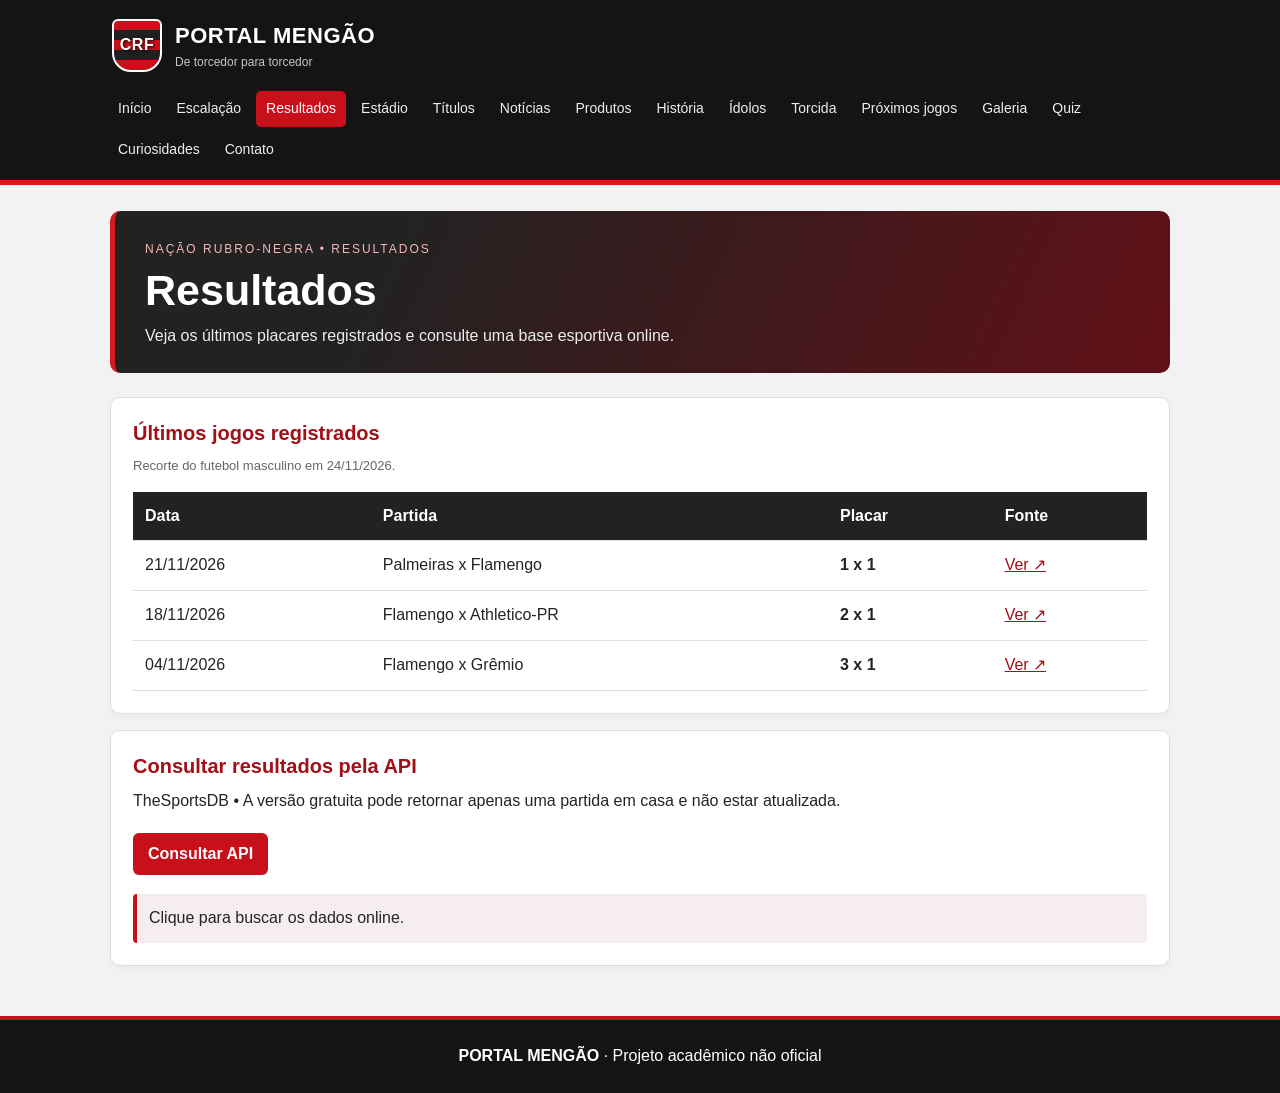
<file: site-flamengo/resultados.html>
<!DOCTYPE html>
<html lang="pt-BR">
<head>
  <meta charset="UTF-8">
  <meta name="viewport" content="width=device-width, initial-scale=1.0">
  <title>Resultados | Portal Mengão</title>
  <link rel="stylesheet" href="style.css">
  <style>
    .intro { border-left: 5px solid #d71920; }
    
  </style>
</head>
<body>
  <header>
    <a class="marca" href="index.html"><span class="escudo">CRF</span><span>PORTAL MENGÃO<small>De torcedor para torcedor</small></span></a>
    <nav aria-label="Menu principal">
      <a href="index.html">Início</a>
      <a href="escalacao.html">Escalação</a>
      <a href="resultados.html" class="ativo" aria-current="page">Resultados</a>
      <a href="estadio.html">Estádio</a>
      <a href="titulos.html">Títulos</a>
      <a href="noticias.html">Notícias</a>
      <a href="produtos.html">Produtos</a>
      <a href="historia.html">História</a>
      <a href="idolos.html">Ídolos</a>
      <a href="torcida.html">Torcida</a>
      <a href="agenda.html">Próximos jogos</a>
      <a href="galeria.html">Galeria</a>
      <a href="quiz.html">Quiz</a>
      <a href="curiosidades.html">Curiosidades</a>
      <a href="contato.html">Contato</a>
    </nav>
  </header>
  <main>
    <section class="intro">
      <span style="color: #f9b7b9; font-size: 12px; letter-spacing: 2px;">NAÇÃO RUBRO-NEGRA • RESULTADOS</span>
      <h1>Resultados</h1>
      <p>Veja os últimos placares registrados e consulte uma base esportiva online.</p>
    </section>
    <section class="card"><h2>Últimos jogos registrados</h2><p class="nota">Recorte do futebol masculino em 24/11/2026.</p><div class="table-wrap"><table><thead><tr><th>Data</th><th>Partida</th><th>Placar</th><th>Fonte</th></tr></thead><tbody><tr><td>21/11/2026</td><td>Palmeiras x Flamengo</td><td><strong>1 x 1</strong></td><td><a href="https://www.flamengo.com.br/noticias/futebol/decacampeao-brasileiro-flamengo-empata-com-o-palmeiras-e-conquista-o-titulo-nacional-em-sao-paulo" target="_blank" rel="noopener noreferrer">Ver ↗</a></td></tr><tr><td>18/11/2026</td><td>Flamengo x Athletico-PR</td><td><strong>2 x 1</strong></td><td><a href="https://www.flamengo.com.br/noticias/futebol/flamengo-vence-o-athletico-pr-de-virada-no-maracana-e-fica-a-um-empate-do-titulo-brasileiro" target="_blank" rel="noopener noreferrer">Ver ↗</a></td></tr><tr><td>04/11/2026</td><td>Flamengo x Grêmio</td><td><strong>3 x 1</strong></td><td><a href="https://www.flamengo.com.br/noticias/futebol/flamengo-vence-o-gremio-no-maracana-e-amplia-vantagem-na-lideranca-do-brasileirao" target="_blank" rel="noopener noreferrer">Ver ↗</a></td></tr></tbody></table></div></section><section class="card" style="margin-top:16px"><h2>Consultar resultados pela API</h2><p>TheSportsDB • A versão gratuita pode retornar apenas uma partida em casa e não estar atualizada.</p><button id="buscar" onclick="buscarResultados()">Consultar API</button><div id="mensagem" aria-live="polite">Clique para buscar os dados online.</div></section>
  </main>
  <footer><strong>PORTAL MENGÃO</strong> · Projeto acadêmico não oficial<br></footer>
  <script>
    async function buscarResultados() {
      const saida = document.getElementById('mensagem');
      const botao = document.getElementById('buscar');
      botao.disabled = true;
      saida.textContent = 'Consultando partidas...';
      try {
        const base = 'https://www.thesportsdb.com/api/v1/json/123/';
        const busca = await fetch(base + 'searchteams.php?t=Flamengo');
        if (!busca.ok) throw new Error('Falha na consulta do time');
        const dados = await busca.json();
        const time = (dados.teams || []).find(t => t.strSport === 'Soccer' && /flamengo/i.test(t.strTeam));
        if (!time) throw new Error('Time indisponível');
        const resposta = await fetch(base + 'eventslast.php?id=' + time.idTeam);
        if (!resposta.ok) throw new Error('Falha na consulta');
        const jogos = await resposta.json();
        if (!jogos.results || !jogos.results.length) throw new Error('Nenhum resultado disponível');
        saida.textContent = '';
        jogos.results.forEach(jogo => {
          const p = document.createElement('p');
          p.textContent = jogo.dateEvent + ' | ' + jogo.strHomeTeam + ' ' + (jogo.intHomeScore ?? '-') + ' x ' + (jogo.intAwayScore ?? '-') + ' ' + jogo.strAwayTeam;
          saida.appendChild(p);
        });
      } catch (erro) {
        saida.textContent = 'A API não respondeu ou não retornou partidas. Consulte os resultados oficiais acima.';
      } finally { botao.disabled = false; }
    }
  </script>
</body>
</html>
</file>
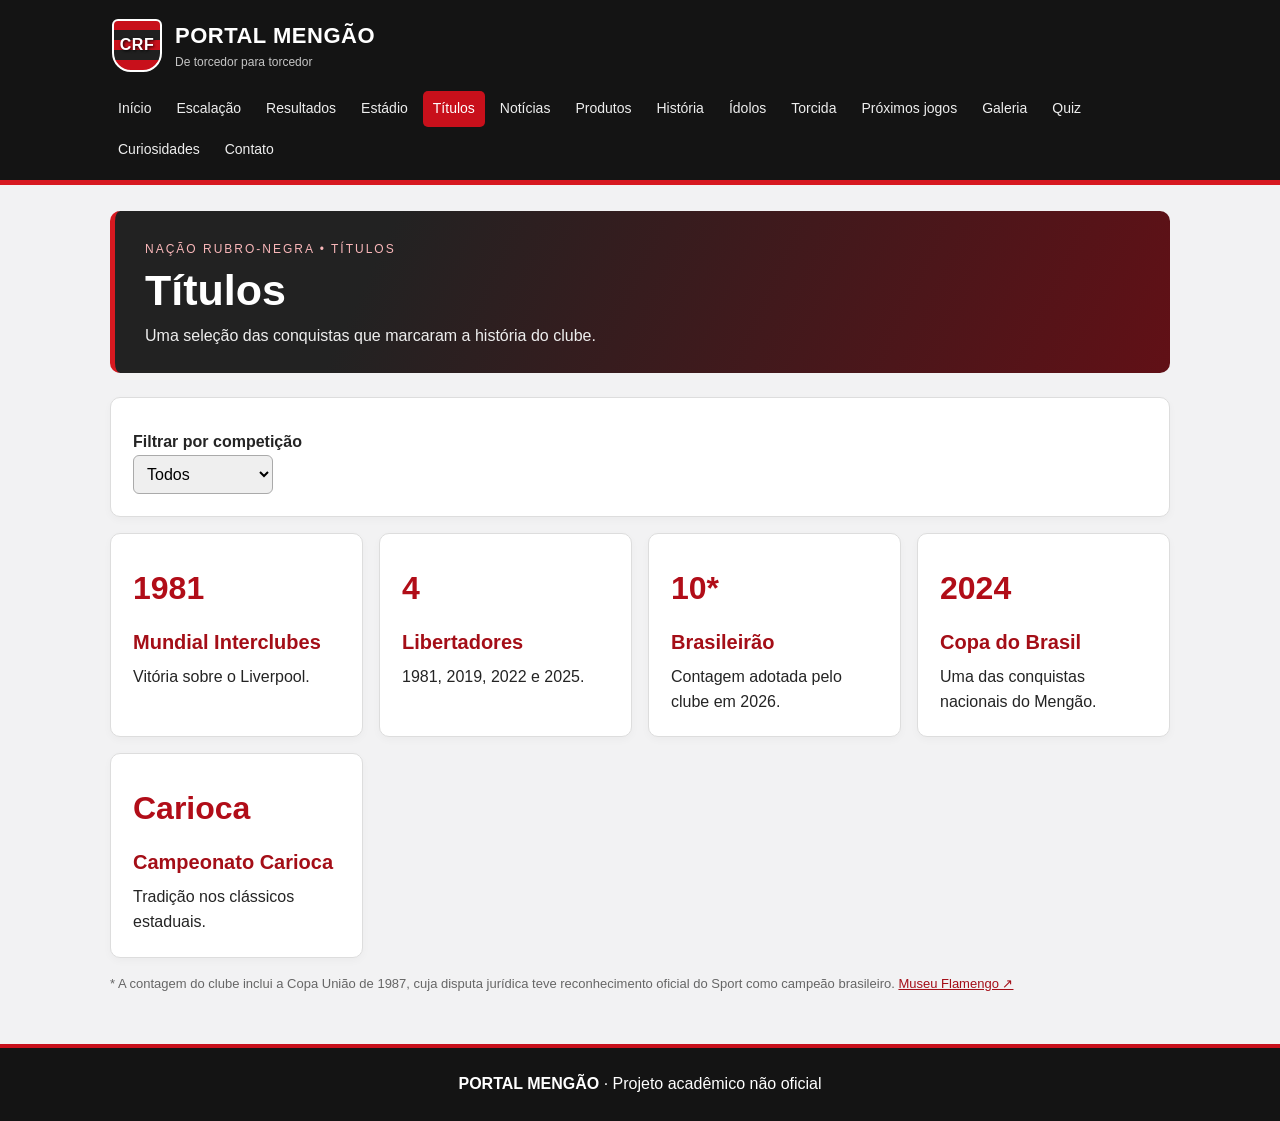
<file: site-flamengo/titulos.html>
<!DOCTYPE html>
<html lang="pt-BR">
<head>
  <meta charset="UTF-8">
  <meta name="viewport" content="width=device-width, initial-scale=1.0">
  <title>Títulos | Portal Mengão</title>
  <link rel="stylesheet" href="style.css">
  <style>
    .intro { border-left: 5px solid #d71920; }
    
  </style>
</head>
<body>
  <header>
    <a class="marca" href="index.html"><span class="escudo">CRF</span><span>PORTAL MENGÃO<small>De torcedor para torcedor</small></span></a>
    <nav aria-label="Menu principal">
      <a href="index.html">Início</a>
      <a href="escalacao.html">Escalação</a>
      <a href="resultados.html">Resultados</a>
      <a href="estadio.html">Estádio</a>
      <a href="titulos.html" class="ativo" aria-current="page">Títulos</a>
      <a href="noticias.html">Notícias</a>
      <a href="produtos.html">Produtos</a>
      <a href="historia.html">História</a>
      <a href="idolos.html">Ídolos</a>
      <a href="torcida.html">Torcida</a>
      <a href="agenda.html">Próximos jogos</a>
      <a href="galeria.html">Galeria</a>
      <a href="quiz.html">Quiz</a>
      <a href="curiosidades.html">Curiosidades</a>
      <a href="contato.html">Contato</a>
    </nav>
  </header>
  <main>
    <section class="intro">
      <span style="color: #f9b7b9; font-size: 12px; letter-spacing: 2px;">NAÇÃO RUBRO-NEGRA • TÍTULOS</span>
      <h1>Títulos</h1>
      <p>Uma seleção das conquistas que marcaram a história do clube.</p>
    </section>
    <section class="card"><label for="filtro">Filtrar por competição</label><select id="filtro" onchange="filtrar()"><option value="todos">Todos</option><option value="internacional">Internacionais</option><option value="nacional">Nacionais</option><option value="estadual">Estaduais</option></select></section><div class="grid" id="titulos"><article class="card conquista" data-tipo="internacional"><p class="destaque">1981</p><h2>Mundial Interclubes</h2><p>Vitória sobre o Liverpool.</p></article><article class="card conquista" data-tipo="internacional"><p class="destaque">4</p><h2>Libertadores</h2><p>1981, 2019, 2022 e 2025.</p></article><article class="card conquista" data-tipo="nacional"><p class="destaque">10*</p><h2>Brasileirão</h2><p>Contagem adotada pelo clube em 2026.</p></article><article class="card conquista" data-tipo="nacional"><p class="destaque">2024</p><h2>Copa do Brasil</h2><p>Uma das conquistas nacionais do Mengão.</p></article><article class="card conquista" data-tipo="estadual"><p class="destaque">Carioca</p><h2>Campeonato Carioca</h2><p>Tradição nos clássicos estaduais.</p></article></div><p class="nota">* A contagem do clube inclui a Copa União de 1987, cuja disputa jurídica teve reconhecimento oficial do Sport como campeão brasileiro. <a href="https://www.museuflamengo.com.br/titulos/futebol" target="_blank" rel="noopener noreferrer">Museu Flamengo ↗</a></p>
  </main>
  <footer><strong>PORTAL MENGÃO</strong> · Projeto acadêmico não oficial<br></small></footer>
  <script>
    function filtrar() {
      const filtro = document.getElementById('filtro').value;
      document.querySelectorAll('.conquista').forEach(card => {
        card.hidden = filtro !== 'todos' && card.dataset.tipo !== filtro;
      });
    }
  </script>
</body>
</html>
</file>
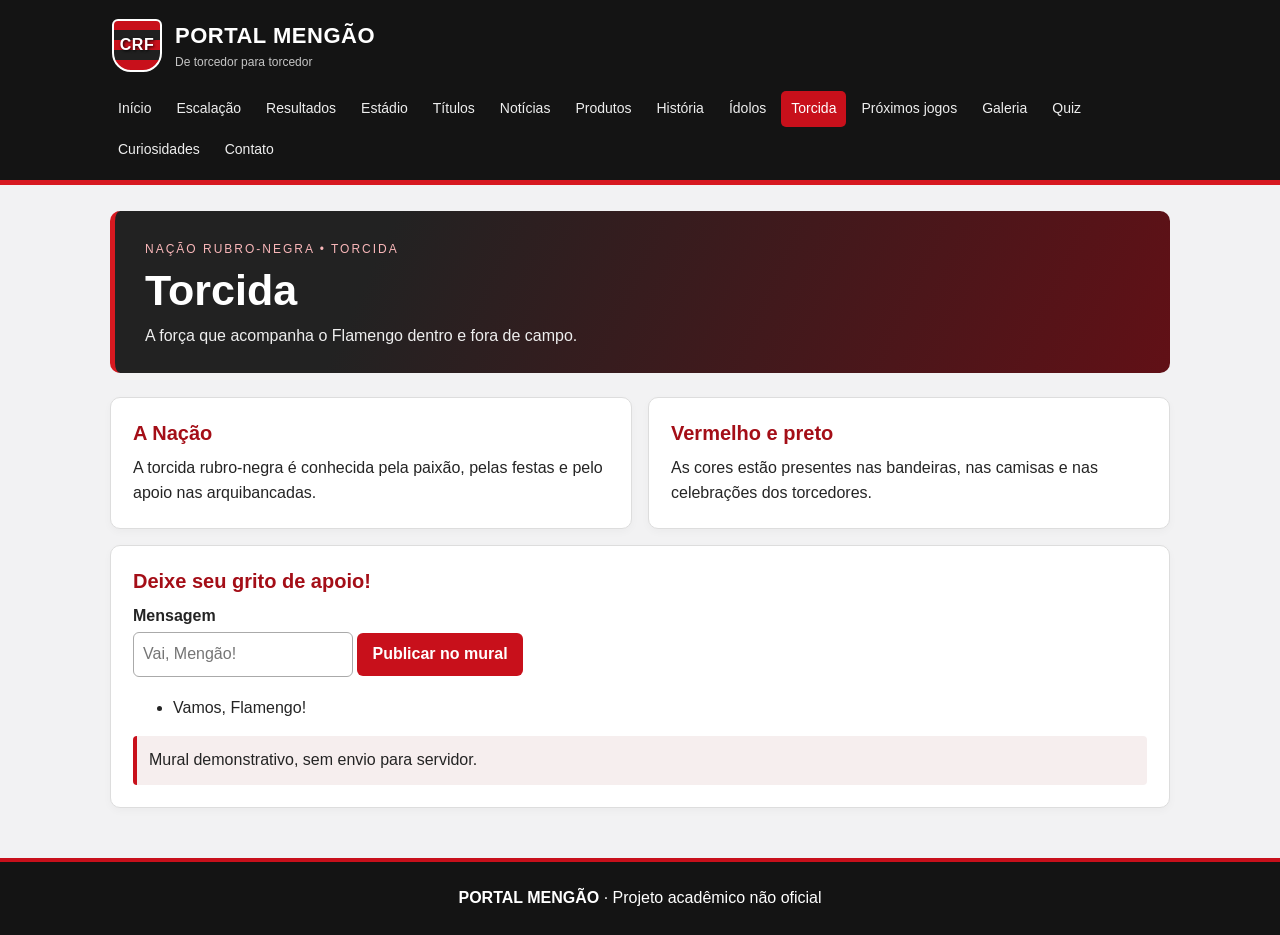
<file: site-flamengo/torcida.html>
<!DOCTYPE html>
<html lang="pt-BR">
<head>
  <meta charset="UTF-8">
  <meta name="viewport" content="width=device-width, initial-scale=1.0">
  <title>Torcida | Portal Mengão</title>
  <link rel="stylesheet" href="style.css">
  <style>
    .intro { border-left: 5px solid #d71920; }
    
  </style>
</head>
<body>
  <header>
    <a class="marca" href="index.html"><span class="escudo">CRF</span><span>PORTAL MENGÃO<small>De torcedor para torcedor</small></span></a>
    <nav aria-label="Menu principal">
      <a href="index.html">Início</a>
      <a href="escalacao.html">Escalação</a>
      <a href="resultados.html">Resultados</a>
      <a href="estadio.html">Estádio</a>
      <a href="titulos.html">Títulos</a>
      <a href="noticias.html">Notícias</a>
      <a href="produtos.html">Produtos</a>
      <a href="historia.html">História</a>
      <a href="idolos.html">Ídolos</a>
      <a href="torcida.html" class="ativo" aria-current="page">Torcida</a>
      <a href="agenda.html">Próximos jogos</a>
      <a href="galeria.html">Galeria</a>
      <a href="quiz.html">Quiz</a>
      <a href="curiosidades.html">Curiosidades</a>
      <a href="contato.html">Contato</a>
    </nav>
  </header>
  <main>
    <section class="intro">
      <span style="color: #f9b7b9; font-size: 12px; letter-spacing: 2px;">NAÇÃO RUBRO-NEGRA • TORCIDA</span>
      <h1>Torcida</h1>
      <p>A força que acompanha o Flamengo dentro e fora de campo.</p>
    </section>
    <div class="grid"><article class="card"><h2>A Nação</h2><p>A torcida rubro-negra é conhecida pela paixão, pelas festas e pelo apoio nas arquibancadas.</p></article><article class="card"><h2>Vermelho e preto</h2><p>As cores estão presentes nas bandeiras, nas camisas e nas celebrações dos torcedores.</p></article></div><section class="card"><h2>Deixe seu grito de apoio!</h2><label for="grito">Mensagem</label><input id="grito" maxlength="120" placeholder="Vai, Mengão!"> <button onclick="publicar()">Publicar no mural</button><ul id="mural"><li>Vamos, Flamengo!</li></ul><p id="mensagem" aria-live="polite">Mural demonstrativo, sem envio para servidor.</p></section>
  </main>
  <footer><strong>PORTAL MENGÃO</strong> · Projeto acadêmico não oficial<br></footer>
  <script>
    function publicar() {
      const campo = document.getElementById('grito');
      const texto = campo.value.trim();
      if (!texto) { document.getElementById('mensagem').textContent = 'Digite uma mensagem.'; return; }
      const li = document.createElement('li');
      li.textContent = texto;
      document.getElementById('mural').appendChild(li);
      campo.value = '';
      document.getElementById('mensagem').textContent = 'Mensagem adicionada ao mural local!';
    }
  </script>
</body>
</html>
</file>
<file: site-flamengo/style.css>
* { box-sizing: border-box; }
body { margin: 0; font-family: Arial, Helvetica, sans-serif; color: #242424; background: #f2f2f3; line-height: 1.55; }
header { background: #141414; color: white; border-bottom: 5px solid #d71920; }
.marca { max-width: 1100px; margin: auto; padding: 19px 22px; display: flex; align-items: center; gap: 13px; font-size: 22px; font-weight: 900; letter-spacing: .5px; color: white; text-decoration: none; }
.marca small { display: block; font-weight: normal; color: #c5c5c5; font-size: 12px; letter-spacing: 0; }
.escudo { display: grid; place-items: center; width: 50px; height: 53px; background: repeating-linear-gradient(0deg,#c8101b 0 10px,#202020 10px 20px); border: 2px solid white; border-radius: 6px 6px 19px 19px; color: white; font-size: 16px; text-shadow: 1px 1px 3px black; }
nav { max-width: 1100px; margin: auto; display: flex; flex-wrap: wrap; gap: 5px; padding: 0 18px 13px; }
nav a { text-decoration: none; color: #eee; font-size: 14px; padding: 7px 10px; border-radius: 5px; }
nav a:hover, nav a.ativo { background: #c8101b; color: white; }
main { max-width: 1100px; margin: 26px auto 50px; padding: 0 20px; min-height: 61vh; }
.intro { background: linear-gradient(115deg,#222 25%,#611016 100%); color: white; border-radius: 10px; padding: 25px 30px; margin-bottom: 24px; }
h1 { margin: 5px 0 8px; font-size: clamp(28px,5vw,43px); line-height: 1.15; }
h2 { font-size: 20px; margin: 0 0 10px; line-height: 1.3; }
h3 { margin: 8px 0; }
p { margin: 8px 0 15px; }
.intro p { color: #eee; margin-bottom: 0; }
.grid { display: grid; grid-template-columns: repeat(auto-fit,minmax(225px,1fr)); gap: 16px; margin: 16px 0; }
.card { background: white; padding: 22px; border: 1px solid #ddd; border-radius: 10px; box-shadow: 0 3px 8px #00000008; }
.card h2 { color: #a40e17; }
.card p:last-child { margin-bottom: 0; }
button, .botao { display: inline-block; font: inherit; font-weight: bold; background: #c8101b; color: white; border: none; border-radius: 6px; padding: 9px 15px; text-decoration: none; cursor: pointer; margin: 4px 4px 4px 0; }
button:hover, .botao:hover { background: #9e0d15; }
button:disabled { opacity: .6; cursor: wait; }
a { color: #a40e17; }
input, select, textarea { font: inherit; padding: 9px; border: 1px solid #aaa; border-radius: 6px; max-width: 100%; }
label { display: block; font-weight: bold; margin-top: 10px; }
input[type=radio] { margin-right: 8px; }
#mensagem, .resposta { background: #f6eeee; border-left: 4px solid #c8101b; padding: 12px; margin-top: 15px; border-radius: 4px; overflow-wrap: anywhere; }
[hidden] { display: none !important; }
.destaque { font-size: 32px; font-weight: 900; color: #b10d18; }
.nota { color: #666; font-size: 13px; }
footer { background: #141414; color: white; text-align: center; padding: 24px 15px; border-top: 4px solid #c8101b; }
footer small { color: #ccc; }
.table-wrap { overflow-x: auto; }
table { border-collapse: collapse; width: 100%; background: white; }
th, td { padding: 12px; text-align: left; border-bottom: 1px solid #ddd; }
th { background: #222; color: white; }
img { max-width: 100%; }
@media(max-width:600px) { main { padding: 0 12px; margin-top: 15px; } .intro,.card { padding: 17px; } nav a { padding: 6px 8px; } }
</file>
